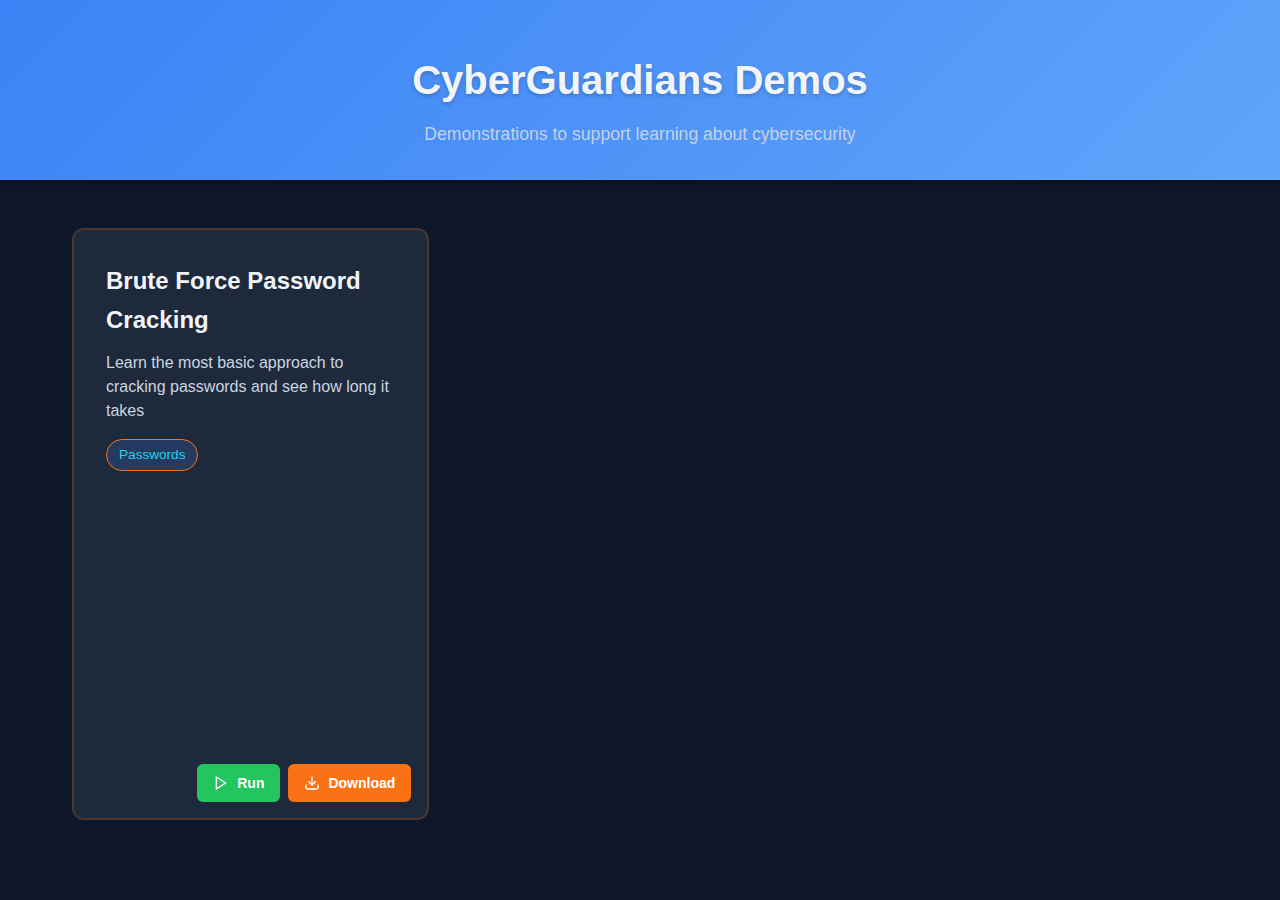
<file: index.html>
<!DOCTYPE html>
<html lang="en">
<head>
    <meta charset="UTF-8">
    <meta name="viewport" content="width=device-width, initial-scale=1.0">
    <title>Demo Collection</title>
    <link rel="stylesheet" href="css/main.css">
    <script src="js/main.js" defer></script>
</head>
<body>
    <header>
        <h1>CyberGuardians Demos</h1>
        <p class="subtitle">Demonstrations to support learning about cybersecurity</p>
    </header>

    <main class="demo-grid">
        <!-- Demo cards will be added here -->
        <!-- Example structure:
        <div class="demo-card">
            <a href="demos/demo-name/index.html" class="demo-card-link">
                <div class="demo-card-content">
                    <h2>Demo Title</h2>
                    <p>Brief description of what this demo demonstrates.</p>
                    <div class="demo-tags">
                        <span class="tag">HTML</span>
                        <span class="tag">CSS</span>
                        <span class="tag">JavaScript</span>
                    </div>
                </div>
            </a>
            <div class="demo-actions">
                <a href="demos/demo-name/index.html" class="run-btn" title="Run this demo">
                    <svg xmlns="http://www.w3.org/2000/svg" width="16" height="16" viewBox="0 0 24 24" fill="none" stroke="currentColor" stroke-width="2" stroke-linecap="round" stroke-linejoin="round">
                        <polygon points="5 3 19 12 5 21 5 3"></polygon>
                    </svg>
                    Run
                </a>
                <button class="download-btn" onclick="downloadDemo('demo-name')" title="Download this demo">
                    <svg xmlns="http://www.w3.org/2000/svg" width="16" height="16" viewBox="0 0 24 24" fill="none" stroke="currentColor" stroke-width="2" stroke-linecap="round" stroke-linejoin="round">
                        <path d="M21 15v4a2 2 0 0 1-2 2H5a2 2 0 0 1-2-2v-4"></path>
                        <polyline points="7 10 12 15 17 10"></polyline>
                        <line x1="12" y1="15" x2="12" y2="3"></line>
                    </svg>
                    Download
                </button>
            </div>
        </div>
        -->

        <div class="demo-card">
            <a href="demos/bruteforce/index.html" class="demo-card-link">
                <div class="demo-card-content">
                    <h2>Brute Force Password Cracking</h2>
                    <p>Learn the most basic approach to cracking passwords and see how long it takes</p>
                    <div class="demo-tags">
                        <span class="tag">Passwords</span>
                    </div>
                </div>
            </a>
            <div class="demo-actions">
                <a href="demos/bruteforce/index.html" class="run-btn" title="Run this demo">
                    <svg xmlns="http://www.w3.org/2000/svg" width="16" height="16" viewBox="0 0 24 24" fill="none" stroke="currentColor" stroke-width="2" stroke-linecap="round" stroke-linejoin="round">
                        <polygon points="5 3 19 12 5 21 5 3"></polygon>
                    </svg>
                    Run
                </a>
                <button class="download-btn" onclick="downloadDemo('bruteforce')" title="Download this demo">
                    <svg xmlns="http://www.w3.org/2000/svg" width="16" height="16" viewBox="0 0 24 24" fill="none" stroke="currentColor" stroke-width="2" stroke-linecap="round" stroke-linejoin="round">
                        <path d="M21 15v4a2 2 0 0 1-2 2H5a2 2 0 0 1-2-2v-4"></path>
                        <polyline points="7 10 12 15 17 10"></polyline>
                        <line x1="12" y1="15" x2="12" y2="3"></line>
                    </svg>
                    Download
                </button>
            </div>
        </div>
    </main>
</body>
</html>
</file>
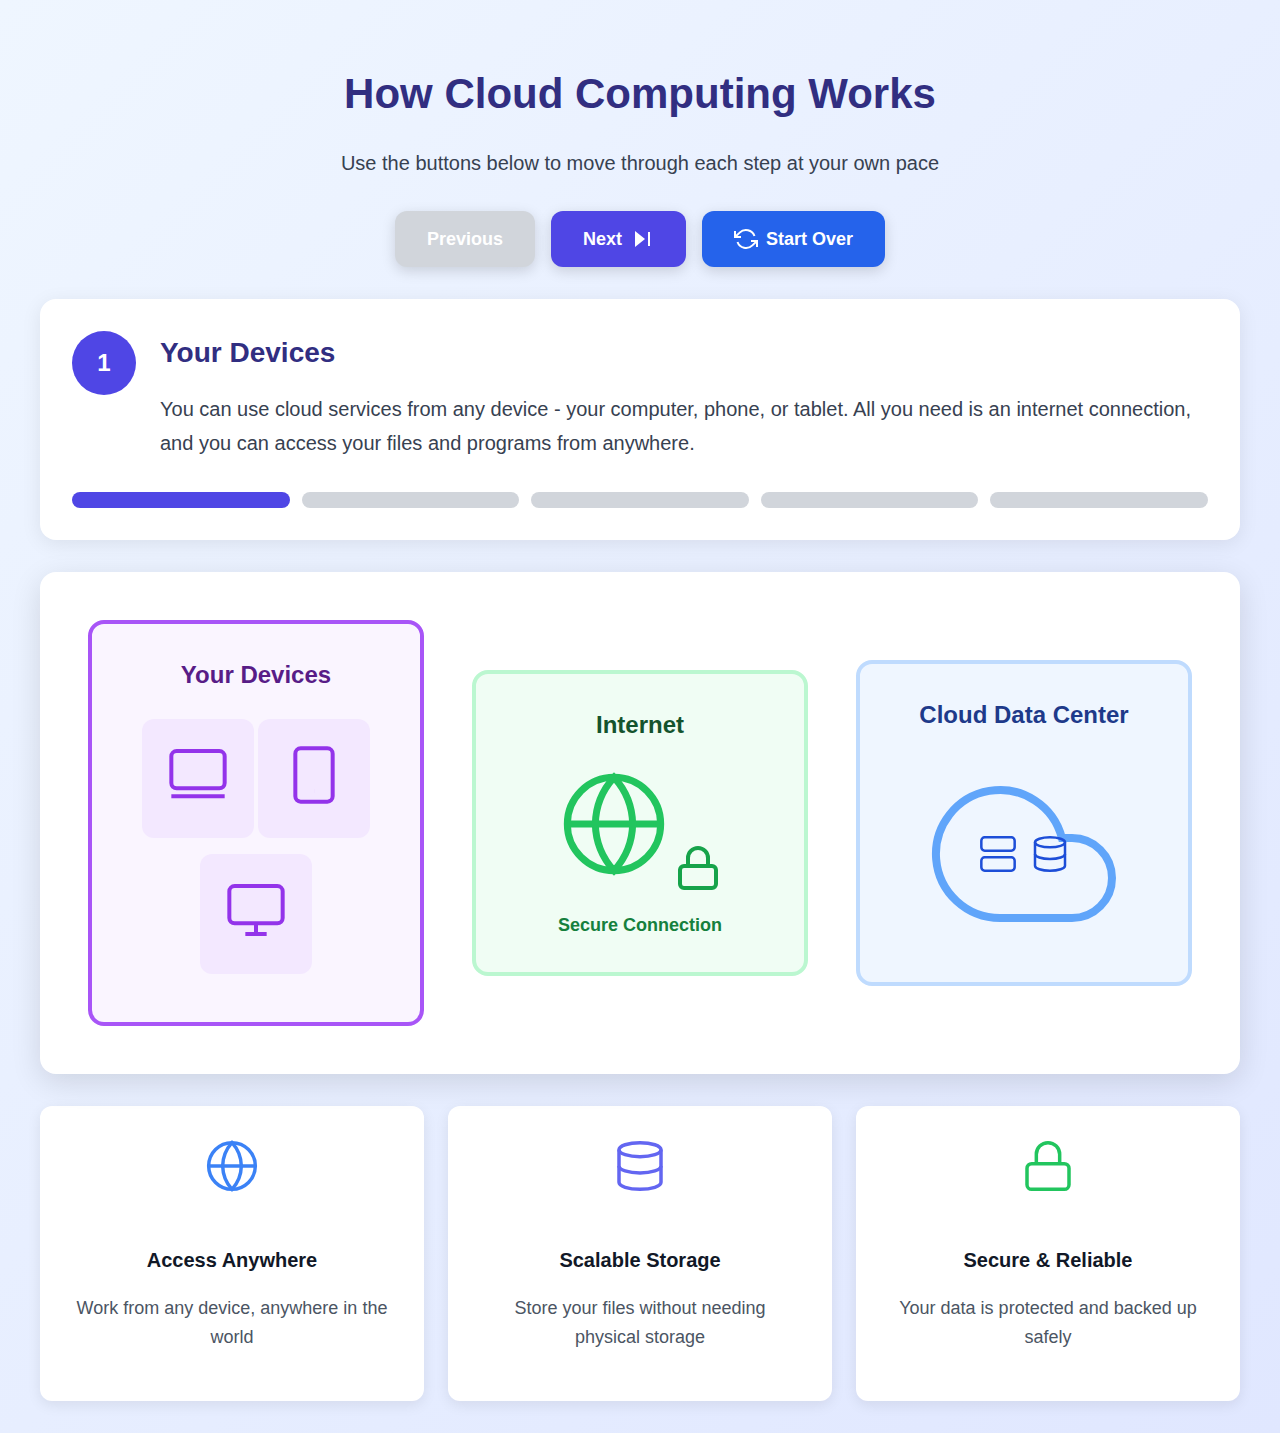
<file: demos/cloud/index.html>
<!DOCTYPE html>
<html lang="en">
<head>
  <meta charset="UTF-8">
  <meta name="viewport" content="width=device-width, initial-scale=1.0, user-scalable=no">
  <title>How Cloud Computing Works</title>
  <style>
    * { box-sizing: border-box; -webkit-tap-highlight-color: transparent; }
    body {
      font-family: -apple-system, BlinkMacSystemFont, 'Segoe UI', Roboto, sans-serif;
      margin: 0; padding: 32px;
      background: linear-gradient(135deg, #eff6ff 0%, #e0e7ff 100%);
      min-height: 100vh; color: #333; line-height: 1.6;
    }
    .container { max-width: 1200px; margin: 0 auto; }
    
    h1 { font-size: 42px; font-weight: 700; text-align: center; margin-bottom: 16px; color: #312e81; }
    .subtitle { text-align: center; font-size: 20px; color: #374151; margin-bottom: 32px; }

    .controls { display: flex; justify-content: center; gap: 16px; margin-bottom: 32px; flex-wrap: wrap; }
    .btn {
      padding: 16px 32px; font-size: 18px; font-weight: 700; border: none;
      border-radius: 12px; cursor: pointer; transition: all 0.3s ease;
      display: flex; align-items: center; gap: 8px; box-shadow: 0 4px 14px rgba(0,0,0,0.15);
    }
    .btn:disabled { background: #d1d5db; cursor: not-allowed; }
    .btn-prev { background: #4b5563; color: white; }
    .btn-prev:hover:not(:disabled) { background: #374151; }
    .btn-next { background: #4f46e5; color: white; }
    .btn-next:hover:not(:disabled) { background: #4338ca; }
    .btn-reset { background: #2563eb; color: white; }
    .btn-reset:hover { background: #1d4ed8; }
    .btn svg { width: 24px; height: 24px; }

    .step-info {
      background: white; border-radius: 16px; padding: 32px;
      box-shadow: 0 4px 20px rgba(0,0,0,0.08); margin-bottom: 32px;
    }
    .step-header { display: flex; align-items: flex-start; gap: 24px; }
    .step-number {
      background: #4f46e5; color: white; border-radius: 50%;
      width: 64px; height: 64px; display: flex; align-items: center; justify-content: center;
      font-size: 24px; font-weight: 700; flex-shrink: 0;
    }
    .step-title { font-size: 28px; font-weight: 700; color: #312e81; margin-bottom: 16px; }
    .step-desc { font-size: 20px; color: #374151; line-height: 1.7; }

    .progress { display: flex; gap: 12px; margin-top: 32px; }
    .progress-dot { flex: 1; height: 16px; border-radius: 8px; background: #d1d5db; transition: background 0.5s ease; }
    .progress-dot.active { background: #4f46e5; }

    .animation-stage {
      background: white; border-radius: 16px; padding: 48px;
      box-shadow: 0 8px 30px rgba(0,0,0,0.12); margin-bottom: 32px;
      min-height: 450px; position: relative; overflow: hidden;
    }

    .grid { display: grid; grid-template-columns: 1fr 1fr 1fr; gap: 48px; align-items: center; height: 100%; }

    .panel {
      border-radius: 16px; padding: 32px; text-align: center;
      border: 4px solid; transition: all 0.7s ease;
    }
    .panel-title { font-size: 24px; font-weight: 700; margin-bottom: 24px; }
    
    .panel-devices { background: #faf5ff; border-color: #e9d5ff; }
    .panel-devices.active { border-color: #a855f7; }
    .panel-devices .panel-title { color: #581c87; }
    
    .panel-internet { background: #f0fdf4; border-color: #bbf7d0; }
    .panel-internet.active { border-color: #22c55e; }
    .panel-internet .panel-title { color: #14532d; }
    
    .panel-cloud { background: #eff6ff; border-color: #bfdbfe; }
    .panel-cloud.active { border-color: #3b82f6; }
    .panel-cloud .panel-title { color: #1e3a8a; }

    .panel.active { animation: gentle-pulse 3s ease-in-out infinite; }
    @keyframes gentle-pulse {
      0%, 100% { transform: scale(1); }
      50% { transform: scale(1.02); }
    }

    .device-icon {
      background: #f3e8ff; padding: 24px; border-radius: 12px; margin-bottom: 16px;
      display: inline-block; transition: transform 0.3s ease;
    }
    .device-icon:hover { transform: scale(1.1); }
    .device-icon svg { width: 64px; height: 64px; stroke: #9333ea; fill: none; stroke-width: 1.5; }

    .internet-globe { width: 112px; height: 112px; stroke: #22c55e; fill: none; stroke-width: 1.5; margin-bottom: 24px; }
    .internet-lock { width: 48px; height: 48px; stroke: #16a34a; fill: none; stroke-width: 2; margin-bottom: 12px; }
    .secure-text { font-size: 18px; font-weight: 600; color: #15803d; }

    .cloud-container { position: relative; min-height: 180px; display: flex; align-items: center; justify-content: center; }
    .cloud-icon { width: 192px; height: 192px; stroke: #60a5fa; fill: none; stroke-width: 1; }
    .cloud-inner { position: absolute; display: flex; gap: 12px; }
    .cloud-inner svg { width: 40px; height: 40px; stroke: #1d4ed8; fill: none; stroke-width: 1.5; }
    .cloud-inner.bouncing svg { animation: bounce 1s infinite; }
    @keyframes bounce {
      0%, 100% { transform: translateY(0); }
      50% { transform: translateY(-10px); }
    }

    /* Encrypted tunnel - overlay on internet panel */
    .encrypted-tunnel {
      position: absolute; top: 50%; left: 50%; 
      width: 280px; height: 180px;
      transform: translate(-50%, -50%);
      background: rgba(240, 253, 244, 0.95);
      border: 4px solid #22c55e;
      border-radius: 16px;
      display: flex; flex-direction: column; align-items: center; justify-content: center;
      opacity: 0; transition: opacity 0.5s ease; z-index: 15;
      box-shadow: 0 8px 32px rgba(34, 197, 94, 0.3);
    }
    .encrypted-tunnel.visible { opacity: 1; }
    .tunnel-label {
      background: #22c55e; color: white; padding: 8px 16px;
      border-radius: 12px; font-size: 14px; font-weight: 700;
      margin-bottom: 12px;
    }
    .tunnel-lines {
      width: 100%; display: flex; flex-direction: column; gap: 8px;
      padding: 0 20px;
    }
    .tunnel-line {
      height: 3px; background: repeating-linear-gradient(90deg, #22c55e 0px, #22c55e 8px, transparent 8px, transparent 16px);
      animation: tunnelFlow 1s linear infinite;
    }
    .tunnel-line:nth-child(2) { animation-delay: 0.3s; }
    .tunnel-line:nth-child(3) { animation-delay: 0.6s; }
    @keyframes tunnelFlow {
      from { background-position: 0 0; }
      to { background-position: 16px 0; }
    }
    .tunnel-lock {
      margin-top: 12px;
    }
    .tunnel-lock svg {
      width: 32px; height: 32px; stroke: #16a34a; fill: none; stroke-width: 2;
    }
    
    /* Blur internet panel when tunnel is visible */
    .panel-internet.blurred {
      filter: blur(3px);
      opacity: 0.5;
    }

    /* File transfer animations */
    .file-transfer {
      position: absolute; top: 50%; left: 0; right: 0; height: 4px;
      transform: translateY(-50%); pointer-events: none; z-index: 10;
    }
    .file-packet {
      position: absolute; padding: 12px 16px; border-radius: 8px;
      display: flex; align-items: center; gap: 8px; box-shadow: 0 4px 12px rgba(0,0,0,0.2);
      font-size: 14px; font-weight: 600; color: white; font-family: monospace;
    }
    .file-packet svg { width: 24px; height: 24px; stroke: white; fill: none; stroke-width: 2; }
    
    /* To cloud animation - 3 phases */
    .file-packet.to-cloud-start {
      background: #3b82f6;
      animation: toCloudStart 1.5s ease-in forwards;
    }
    .file-packet.to-cloud-encrypted {
      background: #22c55e;
      animation: toCloudMiddle 1.5s ease-in-out forwards;
      animation-delay: 1.5s;
      opacity: 0;
    }
    .file-packet.to-cloud-end {
      background: #3b82f6;
      animation: toCloudEnd 1.5s ease-out forwards;
      animation-delay: 3s;
      opacity: 0;
    }

    @keyframes toCloudStart {
      0% { left: 8%; opacity: 1; }
      100% { left: 33%; opacity: 0; }
    }
    @keyframes toCloudMiddle {
      0% { left: 33%; opacity: 1; }
      100% { left: 60%; opacity: 0; }
    }
    @keyframes toCloudEnd {
      0% { left: 60%; opacity: 1; }
      100% { left: 85%; opacity: 0; }
    }

    /* From cloud animation - 3 phases */
    .file-packet.from-cloud-start {
      background: #3b82f6;
      animation: fromCloudStart 1.5s ease-in forwards;
    }
    .file-packet.from-cloud-encrypted {
      background: #22c55e;
      animation: fromCloudMiddle 1.5s ease-in-out forwards;
      animation-delay: 1.5s;
      opacity: 0;
    }
    .file-packet.from-cloud-end {
      background: #3b82f6;
      animation: fromCloudEnd 1.5s ease-out forwards;
      animation-delay: 3s;
      opacity: 0;
    }

    @keyframes fromCloudStart {
      0% { left: 85%; opacity: 1; }
      100% { left: 60%; opacity: 0; }
    }
    @keyframes fromCloudMiddle {
      0% { left: 60%; opacity: 1; }
      100% { left: 33%; opacity: 0; }
    }
    @keyframes fromCloudEnd {
      0% { left: 33%; opacity: 1; }
      100% { left: 8%; opacity: 0; }
    }

    /* Looping version for continuous display */
    .file-loop-container {
      position: absolute; top: 50%; left: 0; right: 0;
      transform: translateY(-50%); pointer-events: none; z-index: 20;
    }
    .file-packet.loop-to-cloud {
      background: #3b82f6;
      animation: loopToCloud 7s ease-in-out infinite;
    }
    .file-packet.loop-from-cloud {
      background: #3b82f6;
      animation: loopFromCloud 7s ease-in-out infinite;
    }

    @keyframes loopToCloud {
      0% { left: 8%; opacity: 0; background: #3b82f6; }
      5% { left: 8%; opacity: 1; }
      30% { left: 33%; background: #3b82f6; }
      35% { left: 38%; background: #22c55e; }
      65% { left: 55%; background: #22c55e; }
      70% { left: 60%; background: #3b82f6; }
      95% { left: 85%; opacity: 1; }
      100% { left: 85%; opacity: 0; background: #3b82f6; }
    }
    @keyframes loopFromCloud {
      0% { left: 85%; opacity: 0; background: #3b82f6; }
      5% { left: 85%; opacity: 1; }
      30% { left: 60%; background: #3b82f6; }
      35% { left: 55%; background: #22c55e; }
      65% { left: 38%; background: #22c55e; }
      70% { left: 33%; background: #3b82f6; }
      95% { left: 8%; opacity: 1; }
      100% { left: 8%; opacity: 0; background: #3b82f6; }
    }

    .benefits { display: grid; grid-template-columns: 1fr 1fr 1fr; gap: 24px; }
    .benefit {
      background: white; padding: 32px; border-radius: 12px;
      box-shadow: 0 4px 14px rgba(0,0,0,0.08); text-align: center;
      transition: box-shadow 0.3s ease;
    }
    .benefit:hover { box-shadow: 0 8px 24px rgba(0,0,0,0.12); }
    .benefit svg { width: 56px; height: 56px; margin-bottom: 16px; fill: none; stroke-width: 1.5; }
    .benefit h4 { font-size: 20px; font-weight: 700; color: #111827; margin-bottom: 12px; }
    .benefit p { font-size: 18px; color: #4b5563; }

    @media (max-width: 900px) {
      body { padding: 16px; }
      h1 { font-size: 28px; }
      .grid { grid-template-columns: 1fr; gap: 24px; }
      .benefits { grid-template-columns: 1fr; }
      .btn { padding: 12px 20px; font-size: 16px; }
      .animation-stage { padding: 24px; min-height: auto; }
      .encrypted-tunnel { display: none; }
    }
  </style>
</head>
<body>
  <div class="container">
    <h1>How Cloud Computing Works</h1>
    <p class="subtitle">Use the buttons below to move through each step at your own pace</p>

    <div class="controls">
      <button class="btn btn-prev" id="prevBtn" disabled>Previous</button>
      <button class="btn btn-next" id="nextBtn">
        Next
        <svg viewBox="0 0 24 24"><path d="M5 4l10 8-10 8V4z" fill="currentColor"/><line x1="19" y1="5" x2="19" y2="19" stroke="currentColor" stroke-width="2"/></svg>
      </button>
      <button class="btn btn-reset" id="resetBtn">
        <svg viewBox="0 0 24 24"><path d="M1 4v6h6M23 20v-6h-6" stroke="currentColor" stroke-width="2" fill="none"/><path d="M20.49 9A9 9 0 0 0 5.64 5.64L1 10m22 4l-4.64 4.36A9 9 0 0 1 3.51 15" stroke="currentColor" stroke-width="2" fill="none"/></svg>
        Start Over
      </button>
    </div>

    <div class="step-info">
      <div class="step-header">
        <div class="step-number" id="stepNumber">1</div>
        <div>
          <div class="step-title" id="stepTitle">Your Devices</div>
          <div class="step-desc" id="stepDesc">You can use cloud services from any device - your computer, phone, or tablet. All you need is an internet connection, and you can access your files and programs from anywhere.</div>
        </div>
      </div>
      <div class="progress" id="progress"></div>
    </div>

    <div class="animation-stage">
      <!-- Encrypted tunnel - overlay on internet panel -->
      <div class="encrypted-tunnel" id="encryptedTunnel">
        <span class="tunnel-label">🔒 ENCRYPTED TUNNEL</span>
        <div class="tunnel-lines">
          <div class="tunnel-line"></div>
          <div class="tunnel-line"></div>
          <div class="tunnel-line"></div>
        </div>
        <div class="tunnel-lock">
          <svg viewBox="0 0 24 24"><rect x="3" y="11" width="18" height="11" rx="2"/><path d="M7 11V7a5 5 0 0 1 10 0v4"/></svg>
        </div>
      </div>

      <!-- File transfer animation container -->
      <div class="file-loop-container" id="fileTransfer"></div>

      <div class="grid">
        <!-- Devices Panel -->
        <div class="panel panel-devices active" id="panelDevices">
          <div class="panel-title">Your Devices</div>
          <div class="device-icon">
            <svg viewBox="0 0 24 24"><rect x="2" y="3" width="20" height="14" rx="2"/><line x1="2" y1="20" x2="22" y2="20"/></svg>
          </div>
          <div class="device-icon">
            <svg viewBox="0 0 24 24"><rect x="5" y="2" width="14" height="20" rx="2"/><line x1="12" y1="18" x2="12.01" y2="18"/></svg>
          </div>
          <div class="device-icon">
            <svg viewBox="0 0 24 24"><rect x="2" y="3" width="20" height="14" rx="2"/><line x1="8" y1="21" x2="16" y2="21"/><line x1="12" y1="17" x2="12" y2="21"/></svg>
          </div>
        </div>

        <!-- Internet Panel -->
        <div class="panel panel-internet" id="panelInternet">
          <div class="panel-title">Internet</div>
          <svg class="internet-globe" viewBox="0 0 24 24"><circle cx="12" cy="12" r="10"/><line x1="2" y1="12" x2="22" y2="12"/><path d="M12 2a15.3 15.3 0 0 1 4 10 15.3 15.3 0 0 1-4 10 15.3 15.3 0 0 1-4-10 15.3 15.3 0 0 1 4-10z"/></svg>
          <svg class="internet-lock" viewBox="0 0 24 24"><rect x="3" y="11" width="18" height="11" rx="2"/><path d="M7 11V7a5 5 0 0 1 10 0v4"/></svg>
          <div class="secure-text">Secure Connection</div>
        </div>

        <!-- Cloud Panel -->
        <div class="panel panel-cloud" id="panelCloud">
          <div class="panel-title">Cloud Data Center</div>
          <div class="cloud-container">
            <svg class="cloud-icon" viewBox="0 0 24 24"><path d="M18 10h-1.26A8 8 0 1 0 9 20h9a5 5 0 0 0 0-10z"/></svg>
            <div class="cloud-inner" id="cloudInner">
              <svg viewBox="0 0 24 24"><rect x="2" y="2" width="20" height="8" rx="2"/><rect x="2" y="14" width="20" height="8" rx="2"/><line x1="6" y1="6" x2="6.01" y2="6"/><line x1="6" y1="18" x2="6.01" y2="18"/></svg>
              <svg viewBox="0 0 24 24"><ellipse cx="12" cy="5" rx="9" ry="3"/><path d="M21 12c0 1.66-4 3-9 3s-9-1.34-9-3"/><path d="M3 5v14c0 1.66 4 3 9 3s9-1.34 9-3V5"/></svg>
            </div>
          </div>
        </div>
      </div>
    </div>

    <div class="benefits">
      <div class="benefit">
        <svg viewBox="0 0 24 24" stroke="#3b82f6"><circle cx="12" cy="12" r="10"/><line x1="2" y1="12" x2="22" y2="12"/><path d="M12 2a15.3 15.3 0 0 1 4 10 15.3 15.3 0 0 1-4 10 15.3 15.3 0 0 1-4-10 15.3 15.3 0 0 1 4-10z"/></svg>
        <h4>Access Anywhere</h4>
        <p>Work from any device, anywhere in the world</p>
      </div>
      <div class="benefit">
        <svg viewBox="0 0 24 24" stroke="#6366f1"><ellipse cx="12" cy="5" rx="9" ry="3"/><path d="M21 12c0 1.66-4 3-9 3s-9-1.34-9-3"/><path d="M3 5v14c0 1.66 4 3 9 3s9-1.34 9-3V5"/></svg>
        <h4>Scalable Storage</h4>
        <p>Store your files without needing physical storage</p>
      </div>
      <div class="benefit">
        <svg viewBox="0 0 24 24" stroke="#22c55e"><rect x="3" y="11" width="18" height="11" rx="2"/><path d="M7 11V7a5 5 0 0 1 10 0v4"/></svg>
        <h4>Secure & Reliable</h4>
        <p>Your data is protected and backed up safely</p>
      </div>
    </div>
  </div>

  <script>
    const steps = [
      { title: "Your Devices", description: "You can use cloud services from any device - your computer, phone, or tablet. All you need is an internet connection, and you can access your files and programs from anywhere." },
      { title: "Internet Connection", description: "When you use the cloud, your data travels safely through the internet. It's protected with encryption (like the lock symbol) so only you can access it. Your files are scrambled into unreadable code while traveling." },
      { title: "Cloud Data Centers", description: "Your information is stored in large buildings called data centers. These have many powerful computers (servers) working together to keep your data safe." },
      { title: "Data Storage", description: "When you save a file to the cloud, it gets encrypted (scrambled) as it travels through the internet. Watch how 'Photo.jpg' becomes scrambled text, then returns to normal when it arrives safely at the cloud servers." },
      { title: "Data Retrieval", description: "When you need your files, the cloud sends them back through the encrypted tunnel. The file is scrambled during travel for security, then decrypted (unscrambled) when it reaches your device." }
    ];

    let activeStep = 0;
    let animationInterval = null;

    const prevBtn = document.getElementById('prevBtn');
    const nextBtn = document.getElementById('nextBtn');
    const resetBtn = document.getElementById('resetBtn');
    const stepNumber = document.getElementById('stepNumber');
    const stepTitle = document.getElementById('stepTitle');
    const stepDesc = document.getElementById('stepDesc');
    const progress = document.getElementById('progress');
    const panelDevices = document.getElementById('panelDevices');
    const panelInternet = document.getElementById('panelInternet');
    const panelCloud = document.getElementById('panelCloud');
    const cloudInner = document.getElementById('cloudInner');
    const fileTransfer = document.getElementById('fileTransfer');
    const encryptedTunnel = document.getElementById('encryptedTunnel');

    const fileIcon = `<svg viewBox="0 0 24 24"><path d="M14 2H6a2 2 0 0 0-2 2v16a2 2 0 0 0 2 2h12a2 2 0 0 0 2-2V8z"/><polyline points="14 2 14 8 20 8"/><line x1="16" y1="13" x2="8" y2="13"/><line x1="16" y1="17" x2="8" y2="17"/></svg>`;
    const lockIcon = `<svg viewBox="0 0 24 24"><rect x="3" y="11" width="18" height="11" rx="2"/><path d="M7 11V7a5 5 0 0 1 10 0v4"/></svg>`;

    // Create progress dots
    steps.forEach((_, i) => {
      const dot = document.createElement('div');
      dot.className = 'progress-dot' + (i === 0 ? ' active' : '');
      progress.appendChild(dot);
    });

    function createFileAnimation(direction) {
      // Clear previous
      fileTransfer.innerHTML = '';
      if (animationInterval) {
        clearInterval(animationInterval);
        animationInterval = null;
      }

      const packet = document.createElement('div');
      packet.className = `file-packet loop-${direction}`;
      packet.innerHTML = `${fileIcon}<span class="file-label">📄 Photo.jpg</span>`;
      fileTransfer.appendChild(packet);

      const label = packet.querySelector('.file-label');
      
      // Slower animation - 7s cycle, update every 100ms = 70 phases
      let phase = 0;
      animationInterval = setInterval(() => {
        phase = (phase + 1) % 70;
        const progress = phase / 70;
        
        // Same logic for both directions - encrypt in middle
        if (progress < 0.30 || progress > 0.70) {
          label.textContent = '📄 Photo.jpg';
        } else {
          label.textContent = '🔐 x7$mK9#pL2';
        }
      }, 100);
    }

    function updateUI() {
      // Update step info
      stepNumber.textContent = activeStep + 1;
      stepTitle.textContent = steps[activeStep].title;
      stepDesc.textContent = steps[activeStep].description;

      // Update buttons
      prevBtn.disabled = activeStep === 0;
      nextBtn.disabled = activeStep === steps.length - 1;

      // Update progress
      document.querySelectorAll('.progress-dot').forEach((dot, i) => {
        dot.classList.toggle('active', i <= activeStep);
      });

      // Update panels
      panelDevices.classList.remove('active');
      panelInternet.classList.remove('active');
      panelCloud.classList.remove('active');
      cloudInner.classList.remove('bouncing');

      if (activeStep === 0 || activeStep === 4) panelDevices.classList.add('active');
      if (activeStep === 1) panelInternet.classList.add('active');
      if (activeStep === 2) {
        panelCloud.classList.add('active');
        cloudInner.classList.add('bouncing');
      }

      // Update encrypted tunnel visibility and blur internet panel
      const showTunnel = activeStep === 3 || activeStep === 4;
      encryptedTunnel.classList.toggle('visible', showTunnel);
      panelInternet.classList.toggle('blurred', showTunnel);

      // Update file transfer animation
      fileTransfer.innerHTML = '';
      if (animationInterval) {
        clearInterval(animationInterval);
        animationInterval = null;
      }

      if (activeStep === 3) {
        createFileAnimation('to-cloud');
      } else if (activeStep === 4) {
        createFileAnimation('from-cloud');
      }
    }

    prevBtn.addEventListener('click', () => {
      if (activeStep > 0) {
        activeStep--;
        updateUI();
      }
    });

    nextBtn.addEventListener('click', () => {
      if (activeStep < steps.length - 1) {
        activeStep++;
        updateUI();
      }
    });

    resetBtn.addEventListener('click', () => {
      activeStep = 0;
      updateUI();
    });

    // Initialize
    updateUI();
  </script>
</body>
</html>
</file>
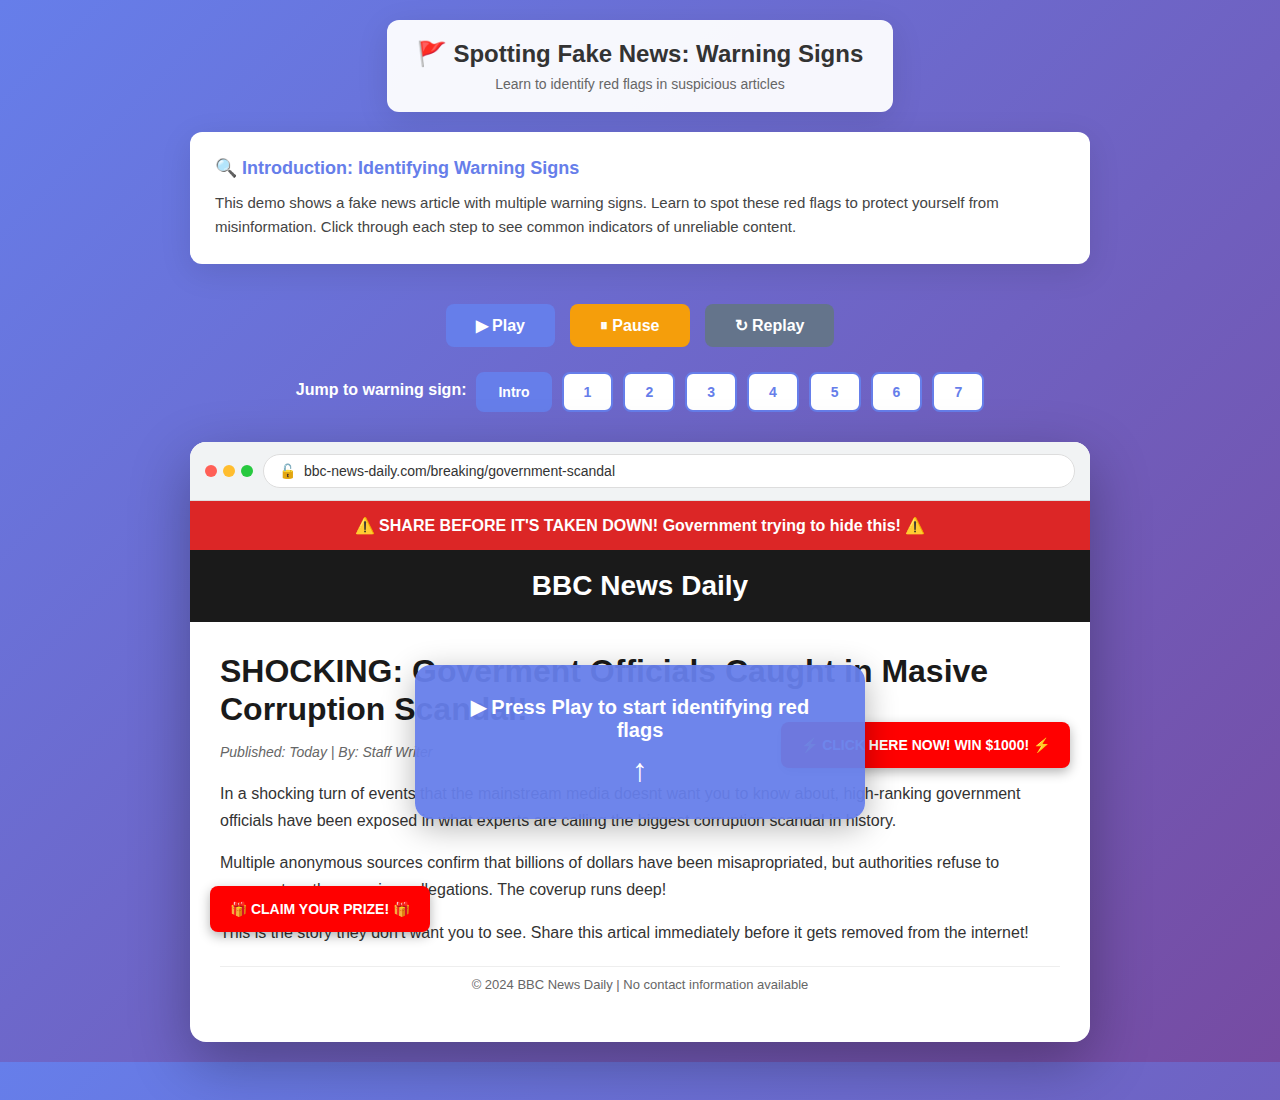
<file: demos/fakenews/index.html>
<!DOCTYPE html>
<html lang="en">
<head>
    <meta charset="UTF-8">
    <meta name="viewport" content="width=device-width, initial-scale=1.0">
    <title>Fake News Warning Signs Demo</title>
    <style>
        * {
            margin: 0;
            padding: 0;
            box-sizing: border-box;
        }

        body {
            font-family: -apple-system, BlinkMacSystemFont, 'Segoe UI', Roboto, sans-serif;
            background: linear-gradient(135deg, #667eea 0%, #764ba2 100%);
            min-height: 100vh;
            display: flex;
            flex-direction: column;
            align-items: center;
            padding: 20px;
        }

        .header {
            background: rgba(255, 255, 255, 0.95);
            padding: 20px 30px;
            border-radius: 12px;
            margin-bottom: 20px;
            text-align: center;
            box-shadow: 0 8px 32px rgba(0, 0, 0, 0.1);
        }

        .header h1 {
            color: #333;
            font-size: 24px;
            margin-bottom: 8px;
        }

        .header p {
            color: #666;
            font-size: 14px;
        }

        .explanation-box {
            background: white;
            border-radius: 12px;
            padding: 25px;
            margin-bottom: 20px;
            box-shadow: 0 8px 32px rgba(0, 0, 0, 0.1);
            max-width: 900px;
            width: 100%;
        }

        .explanation-box h3 {
            color: #667eea;
            font-size: 18px;
            margin-bottom: 12px;
            display: flex;
            align-items: center;
            gap: 10px;
        }

        .explanation-box p {
            color: #444;
            line-height: 1.6;
            font-size: 15px;
        }

        .controls {
            margin-top: 20px;
            margin-bottom: 10px;
            display: flex;
            gap: 15px;
            justify-content: center;
        }

        button {
            padding: 12px 30px;
            border: none;
            border-radius: 8px;
            font-size: 16px;
            font-weight: 600;
            cursor: pointer;
            transition: all 0.3s;
        }

        .play-btn {
            background: #667eea;
            color: white;
        }

        .play-btn:hover {
            background: #5568d3;
            transform: translateY(-2px);
        }

        .pause-btn {
            background: #f59e0b;
            color: white;
        }

        .pause-btn:hover {
            background: #d97706;
        }

        .replay-btn {
            background: #64748b;
            color: white;
        }

        .replay-btn:hover {
            background: #475569;
        }

        .step-controls {
            margin-top: 15px;
            margin-bottom: 30px;
            display: flex;
            gap: 10px;
            justify-content: center;
            align-items: center;
            flex-wrap: wrap;
        }

        .step-label {
            font-size: 16px;
            color: white;
            margin-bottom: 5px;
            font-weight: 600;
        }

        .step-btn {
            padding: 10px 20px;
            border: 2px solid #667eea;
            background: white;
            color: #667eea;
            border-radius: 8px;
            font-size: 14px;
            font-weight: 600;
            cursor: pointer;
            transition: all 0.3s;
        }

        .step-btn:hover {
            background: #667eea;
            color: white;
        }

        .step-btn.active {
            background: #667eea;
            color: white;
        }

        .container {
            background: white;
            border-radius: 16px;
            box-shadow: 0 20px 60px rgba(0, 0, 0, 0.3);
            width: 100%;
            max-width: 900px;
            min-height: 600px;
            position: relative;
            overflow: visible;
        }

        .scene {
            padding: 0;
            height: 100%;
        }

        /* Fake Website Container */
        .fake-website {
            height: 100%;
            display: flex;
            flex-direction: column;
            border-radius: 16px;
            overflow: hidden;
        }

        /* Browser Chrome */
        .browser-chrome {
            background: #f1f3f4;
            padding: 12px 15px;
            border-bottom: 1px solid #ddd;
            display: flex;
            align-items: center;
            gap: 10px;
        }

        .browser-dots {
            display: flex;
            gap: 6px;
        }

        .browser-dot {
            width: 12px;
            height: 12px;
            border-radius: 50%;
        }

        .dot-red { background: #ff5f56; }
        .dot-yellow { background: #ffbd2e; }
        .dot-green { background: #27c93f; }

        .url-bar {
            flex: 1;
            background: white;
            border: 1px solid #ddd;
            border-radius: 20px;
            padding: 8px 15px;
            font-size: 14px;
            color: #333;
            display: flex;
            align-items: center;
            gap: 8px;
        }

        .url-bar.highlight {
            outline: 3px solid #dc2626;
            outline-offset: 2px;
            transition: outline 0.3s;
        }

        .lock-icon {
            color: #888;
        }

        /* Fake News Site Header */
        .site-header {
            background: #1a1a1a;
            padding: 20px;
            text-align: center;
            color: white;
            font-size: 28px;
            font-weight: 700;
        }

        .site-header.highlight {
            outline: 3px solid #dc2626;
            outline-offset: -3px;
            transition: outline 0.3s;
        }

        /* Content Area */
        .content-area {
            flex: 1;
            overflow-y: auto;
            padding: 30px;
            background: white;
            position: relative;
        }

        /* Article */
        .article-headline {
            font-size: 32px;
            font-weight: 700;
            color: #1a1a1a;
            margin-bottom: 15px;
            line-height: 1.2;
        }

        .article-headline.highlight {
            outline: 3px solid #dc2626;
            outline-offset: 2px;
            transition: outline 0.3s;
        }

        .article-meta {
            color: #666;
            font-size: 14px;
            margin-bottom: 20px;
            font-style: italic;
        }

        .article-meta.highlight {
            outline: 3px solid #dc2626;
            outline-offset: 2px;
            transition: outline 0.3s;
        }

        .article-text {
            line-height: 1.7;
            color: #333;
            font-size: 16px;
        }

        .article-text p {
            margin-bottom: 15px;
        }

        .article-text.highlight {
            outline: 3px solid #dc2626;
            outline-offset: 2px;
            transition: outline 0.3s;
        }

        /* Pop-up Ads */
        .popup-ad {
            position: absolute;
            background: #ff0000;
            color: white;
            padding: 15px 20px;
            border-radius: 8px;
            font-weight: 700;
            font-size: 14px;
            box-shadow: 0 4px 12px rgba(0, 0, 0, 0.3);
            z-index: 10;
            animation: shake 0.5s infinite;
        }

        .popup-ad.highlight {
            outline: 3px solid #dc2626;
            outline-offset: 2px;
            transition: outline 0.3s;
        }

        @keyframes shake {
            0%, 100% { transform: translateX(0); }
            25% { transform: translateX(-5px); }
            75% { transform: translateX(5px); }
        }

        .popup-ad-1 {
            top: 100px;
            right: 20px;
        }

        .popup-ad-2 {
            bottom: 100px;
            left: 20px;
        }

        /* Urgency Banner */
        .urgency-banner {
            background: #dc2626;
            color: white;
            padding: 15px 20px;
            text-align: center;
            font-weight: 700;
            font-size: 16px;
            animation: pulse 1.5s infinite;
        }

        .urgency-banner.highlight {
            outline: 3px solid #fbbf24;
            outline-offset: -3px;
            transition: outline 0.3s;
        }

        @keyframes pulse {
            0%, 100% { opacity: 1; }
            50% { opacity: 0.8; }
        }

        /* Cursor */
        .cursor {
            position: absolute;
            width: 28px;
            height: 28px;
            pointer-events: none;
            z-index: 1000;
            opacity: 0;
            transform: translate(-50%, -50%);
        }

        .cursor.active {
            opacity: 1;
            transition: left 1s ease-in-out, top 1s ease-in-out, opacity 0.3s;
        }

        .cursor svg {
            filter: drop-shadow(0 2px 8px rgba(0,0,0,0.4));
        }

        /* Red Flag Popup */
        .red-flag-popup {
            position: absolute;
            background: #dc2626;
            color: white;
            padding: 20px 25px;
            border-radius: 12px;
            box-shadow: 0 8px 24px rgba(0, 0, 0, 0.3);
            z-index: 1001;
            opacity: 0;
            transform: scale(0.8);
            transition: all 0.3s ease-out;
            max-width: 300px;
            font-weight: 600;
            font-size: 15px;
            line-height: 1.5;
        }

        .red-flag-popup.active {
            opacity: 1;
            transform: scale(1);
        }

        .red-flag-popup::before {
            content: '🚩';
            font-size: 24px;
            margin-right: 10px;
        }

        .start-message {
            position: absolute;
            top: 50%;
            left: 50%;
            transform: translate(-50%, -50%);
            background: rgba(102, 126, 234, 0.95);
            color: white;
            padding: 30px 50px;
            border-radius: 16px;
            font-size: 20px;
            font-weight: 600;
            text-align: center;
            z-index: 100;
            box-shadow: 0 8px 32px rgba(0, 0, 0, 0.3);
            pointer-events: none;
            opacity: 1;
            transition: opacity 0.5s;
        }

        .start-message.hidden {
            opacity: 0;
        }

        .start-message .arrow {
            font-size: 32px;
            margin-top: 10px;
            animation: bounce-arrow 1.5s infinite;
        }

        @keyframes bounce-arrow {
            0%, 100% { transform: translateY(0); }
            50% { transform: translateY(-10px); }
        }

        .no-about {
            color: #666;
            font-size: 13px;
            text-align: center;
            padding: 10px;
            border-top: 1px solid #eee;
            margin-top: 20px;
        }

        .no-about.highlight {
            outline: 3px solid #dc2626;
            outline-offset: -3px;
            transition: outline 0.3s;
        }
    </style>
</head>
<body>
    <div class="header">
        <h1>🚩 Spotting Fake News: Warning Signs</h1>
        <p>Learn to identify red flags in suspicious articles</p>
    </div>

    <div class="explanation-box">
        <h3 id="explanationTitle">🔍 Introduction: Identifying Warning Signs</h3>
        <p id="explanationText">This demo shows a fake news article with multiple warning signs. Learn to spot these red flags to protect yourself from misinformation. Click through each step to see common indicators of unreliable content.</p>
    </div>

    <div class="controls">
        <button class="play-btn" id="playBtn">▶ Play</button>
        <button class="pause-btn" id="pauseBtn">⏸ Pause</button>
        <button class="replay-btn" id="replayBtn">↻ Replay</button>
    </div>

    <div class="step-controls">
        <div class="step-label">Jump to warning sign:</div>
        <button class="step-btn active" id="step0Btn" onclick="goToStep(0)">Intro</button>
        <button class="step-btn" id="step1Btn" onclick="goToStep(1)">1</button>
        <button class="step-btn" id="step2Btn" onclick="goToStep(2)">2</button>
        <button class="step-btn" id="step3Btn" onclick="goToStep(3)">3</button>
        <button class="step-btn" id="step4Btn" onclick="goToStep(4)">4</button>
        <button class="step-btn" id="step5Btn" onclick="goToStep(5)">5</button>
        <button class="step-btn" id="step6Btn" onclick="goToStep(6)">6</button>
        <button class="step-btn" id="step7Btn" onclick="goToStep(7)">7</button>
    </div>

    <div class="container">
        <div class="start-message" id="startMessage">
            ▶ Press Play to start identifying red flags
            <div class="arrow">↑</div>
        </div>

        <div class="scene">
            <div class="fake-website">
                <!-- Browser Chrome -->
                <div class="browser-chrome">
                    <div class="browser-dots">
                        <div class="browser-dot dot-red"></div>
                        <div class="browser-dot dot-yellow"></div>
                        <div class="browser-dot dot-green"></div>
                    </div>
                    <div class="url-bar" id="urlBar">
                        <span class="lock-icon">🔓</span>
                        <span>bbc-news-daily.com/breaking/government-scandal</span>
                    </div>
                </div>

                <!-- Urgency Banner -->
                <div class="urgency-banner" id="urgencyBanner">
                    ⚠️ SHARE BEFORE IT'S TAKEN DOWN! Government trying to hide this! ⚠️
                </div>

                <!-- Site Header -->
                <div class="site-header" id="siteHeader">
                    BBC News Daily
                </div>

                <!-- Content Area -->
                <div class="content-area">
                    <div class="article-headline" id="headline">
                        SHOCKING: Goverment Officials Caught in Masive Corruption Scandal!
                    </div>

                    <div class="article-meta" id="articleMeta">
                        Published: Today | By: Staff Writer
                    </div>

                    <div class="article-text" id="articleText">
                        <p>In a shocking turn of events that the mainstream media doesnt want you to know about, high-ranking government officials have been exposed in what experts are calling the biggest corruption scandal in history.</p>
                        
                        <p>Multiple anonymous sources confirm that billions of dollars have been misapropriated, but authorities refuse to comment on these seriosu allegations. The coverup runs deep!</p>
                        
                        <p>This is the story they don't want you to see. Share this artical immediately before it gets removed from the internet!</p>
                    </div>

                    <div class="no-about" id="noAbout">
                        © 2024 BBC News Daily | No contact information available
                    </div>

                    <!-- Pop-up Ads -->
                    <div class="popup-ad popup-ad-1" id="popupAd1">
                        ⚡ CLICK HERE NOW! WIN $1000! ⚡
                    </div>
                    <div class="popup-ad popup-ad-2" id="popupAd2">
                        🎁 CLAIM YOUR PRIZE! 🎁
                    </div>
                </div>
            </div>

            <!-- Cursor -->
            <div class="cursor" id="animatedCursor">
                <svg width="28" height="28" viewBox="0 0 24 24" fill="none" xmlns="http://www.w3.org/2000/svg">
                    <path d="M3 3L10.07 19.97L12.58 12.58L19.97 10.07L3 3Z" fill="white" stroke="black" stroke-width="1.5"/>
                </svg>
            </div>

            <!-- Red Flag Popup -->
            <div class="red-flag-popup" id="redFlagPopup"></div>
        </div>
    </div>

    <script>
        let currentStep = 0;
        let isPaused = false;
        let isRunning = false;
        let animationTimeout;

        const explanations = {
            0: {
                title: "🔍 Introduction: Identifying Warning Signs",
                text: "This demo shows a fake news article with multiple warning signs. Learn to spot these red flags to protect yourself from misinformation. Click through each step to see common indicators of unreliable content."
            },
            1: {
                title: "🚩 Warning Sign #1: Suspicious URL",
                text: "The URL 'bbc-news-daily.com' mimics the legitimate BBC website (bbc.co.uk) but isn't the real thing. Fake news sites often use URLs that look similar to trusted sources. Always check the exact domain name carefully."
            },
            2: {
                title: "🚩 Warning Sign #2: Spelling & Grammar Errors",
                text: "Notice 'Goverment' instead of 'Government', 'Masive' instead of 'Massive', and other typos throughout. Professional news organizations have editors who catch these errors. Multiple spelling mistakes are a red flag."
            },
            3: {
                title: "🚩 Warning Sign #3: No About Us or Contact Info",
                text: "Legitimate news sites have detailed 'About Us' pages, contact information, and transparency about their organization. This site provides none of that information - a major warning sign."
            },
            4: {
                title: "🚩 Warning Sign #4: Sensational Headline",
                text: "The headline uses ALL CAPS and exaggerated language like 'SHOCKING' and 'Masive Corruption Scandal' but the article provides no specific details or evidence. Sensationalism without substance is a red flag."
            },
            5: {
                title: "🚩 Warning Sign #5: No Author Credentials",
                text: "The article is by 'Staff Writer' with no actual name or credentials. Legitimate news articles include the author's name and often link to their bio showing their expertise and past work."
            },
            6: {
                title: "🚩 Warning Sign #6: Excessive Pop-up Ads",
                text: "The page is cluttered with aggressive, flashing pop-up ads promising prizes and money. Reputable news sites may have some ads, but not intrusive scam-like pop-ups that distract from the content."
            },
            7: {
                title: "🚩 Warning Sign #7: Urgency and Fear Tactics",
                text: "Messages like 'SHARE BEFORE IT'S TAKEN DOWN!' and 'they don't want you to see this' create false urgency. This manipulates emotions to get you to share without fact-checking first."
            }
        };

        const redFlags = {
            1: { 
                element: 'urlBar', 
                cursor: { top: '6%', left: '50%' },
                popup: { top: '12%', left: '50%' },
                text: "URL mimics real news (e.g., 'bbc-news-daily.com' instead of 'bbc.co.uk')"
            },
            2: { 
                element: 'headline', 
                cursor: { top: '35%', left: '30%' },
                popup: { top: '28%', left: '60%' },
                text: "Excessive spelling or grammar errors (Goverment, Masive, artical, etc.)"
            },
            3: { 
                element: 'noAbout', 
                cursor: { top: '88%', left: '50%' },
                popup: { top: '78%', left: '50%' },
                text: "No 'About Us' page or contact information"
            },
            4: { 
                element: 'headline', 
                cursor: { top: '35%', left: '50%' },
                popup: { top: '42%', left: '60%' },
                text: "Sensational headline that doesn't match the vague story content"
            },
            5: { 
                element: 'articleMeta', 
                cursor: { top: '42%', left: '40%' },
                popup: { top: '35%', left: '65%' },
                text: "No author name or credentials - just 'Staff Writer'"
            },
            6: { 
                element: 'popupAd1', 
                cursor: { top: '50%', left: '75%' },
                popup: { top: '50%', left: '45%' },
                text: "Lots of aggressive pop-up ads trying to distract you"
            },
            7: { 
                element: 'urgencyBanner', 
                cursor: { top: '10%', left: '50%' },
                popup: { top: '18%', left: '50%' },
                text: "'Share before it's taken down!' - False urgency to stop you fact-checking"
            }
        };

        function updateExplanation(step) {
            document.getElementById('explanationTitle').textContent = explanations[step].title;
            document.getElementById('explanationText').textContent = explanations[step].text;
            
            // Update active step button
            document.querySelectorAll('.step-btn').forEach(btn => btn.classList.remove('active'));
            document.getElementById(`step${step}Btn`).classList.add('active');
        }

        function clearHighlights() {
            document.querySelectorAll('.highlight').forEach(el => el.classList.remove('highlight'));
        }

        function wait(ms) {
            return new Promise((resolve) => {
                animationTimeout = setTimeout(() => {
                    if (!isPaused) resolve(true);
                }, ms);
            });
        }

        async function showRedFlag(step) {
            if (step === 0) return;

            const flag = redFlags[step];
            const cursor = document.getElementById('animatedCursor');
            const popup = document.getElementById('redFlagPopup');
            const element = document.getElementById(flag.element);

            // Clear previous highlights
            clearHighlights();

            // Position and show cursor
            cursor.style.left = flag.cursor.left;
            cursor.style.top = flag.cursor.top;
            cursor.style.opacity = '1';
            cursor.classList.add('active');

            await wait(1000);
            if (isPaused) return;

            // Highlight element
            element.classList.add('highlight');

            await wait(500);
            if (isPaused) return;

            // Show popup
            popup.textContent = flag.text;
            popup.style.left = flag.popup.left;
            popup.style.top = flag.popup.top;
            popup.style.transform = 'translate(-50%, -50%)';
            popup.classList.add('active');

            await wait(3000);
            if (isPaused) return;

            // Hide popup and cursor
            popup.classList.remove('active');
            cursor.style.opacity = '0';
            cursor.classList.remove('active');

            await wait(500);
            if (isPaused) return;
        }

        async function runAnimation() {
            isRunning = true;
            isPaused = false;

            for (let step = 1; step <= 7; step++) {
                if (isPaused) return;
                
                currentStep = step;
                updateExplanation(step);
                await showRedFlag(step);
                
                if (isPaused) return;
            }

            isRunning = false;
        }

        function goToStep(step) {
            isPaused = true;
            isRunning = false;
            clearTimeout(animationTimeout);
            
            document.getElementById('startMessage').classList.add('hidden');
            
            currentStep = step;
            updateExplanation(step);
            
            clearHighlights();
            document.getElementById('redFlagPopup').classList.remove('active');
            document.getElementById('animatedCursor').style.opacity = '0';

            if (step > 0) {
                const flag = redFlags[step];
                const element = document.getElementById(flag.element);
                element.classList.add('highlight');
                
                const popup = document.getElementById('redFlagPopup');
                popup.textContent = flag.text;
                popup.style.left = flag.popup.left;
                popup.style.top = flag.popup.top;
                popup.style.transform = 'translate(-50%, -50%)';
                popup.classList.add('active');
            }
        }

        document.getElementById('playBtn').addEventListener('click', () => {
            document.getElementById('startMessage').classList.add('hidden');
            
            if (!isRunning) {
                runAnimation();
            }
        });

        document.getElementById('pauseBtn').addEventListener('click', () => {
            if (isRunning && !isPaused) {
                isPaused = true;
                clearTimeout(animationTimeout);
            }
        });

        document.getElementById('replayBtn').addEventListener('click', () => {
            isPaused = false;
            isRunning = false;
            clearTimeout(animationTimeout);
            currentStep = 0;
            clearHighlights();
            document.getElementById('redFlagPopup').classList.remove('active');
            document.getElementById('animatedCursor').style.opacity = '0';
            updateExplanation(0);
            document.getElementById('startMessage').classList.remove('hidden');
        });
    </script>
</body>
</html>
</file>
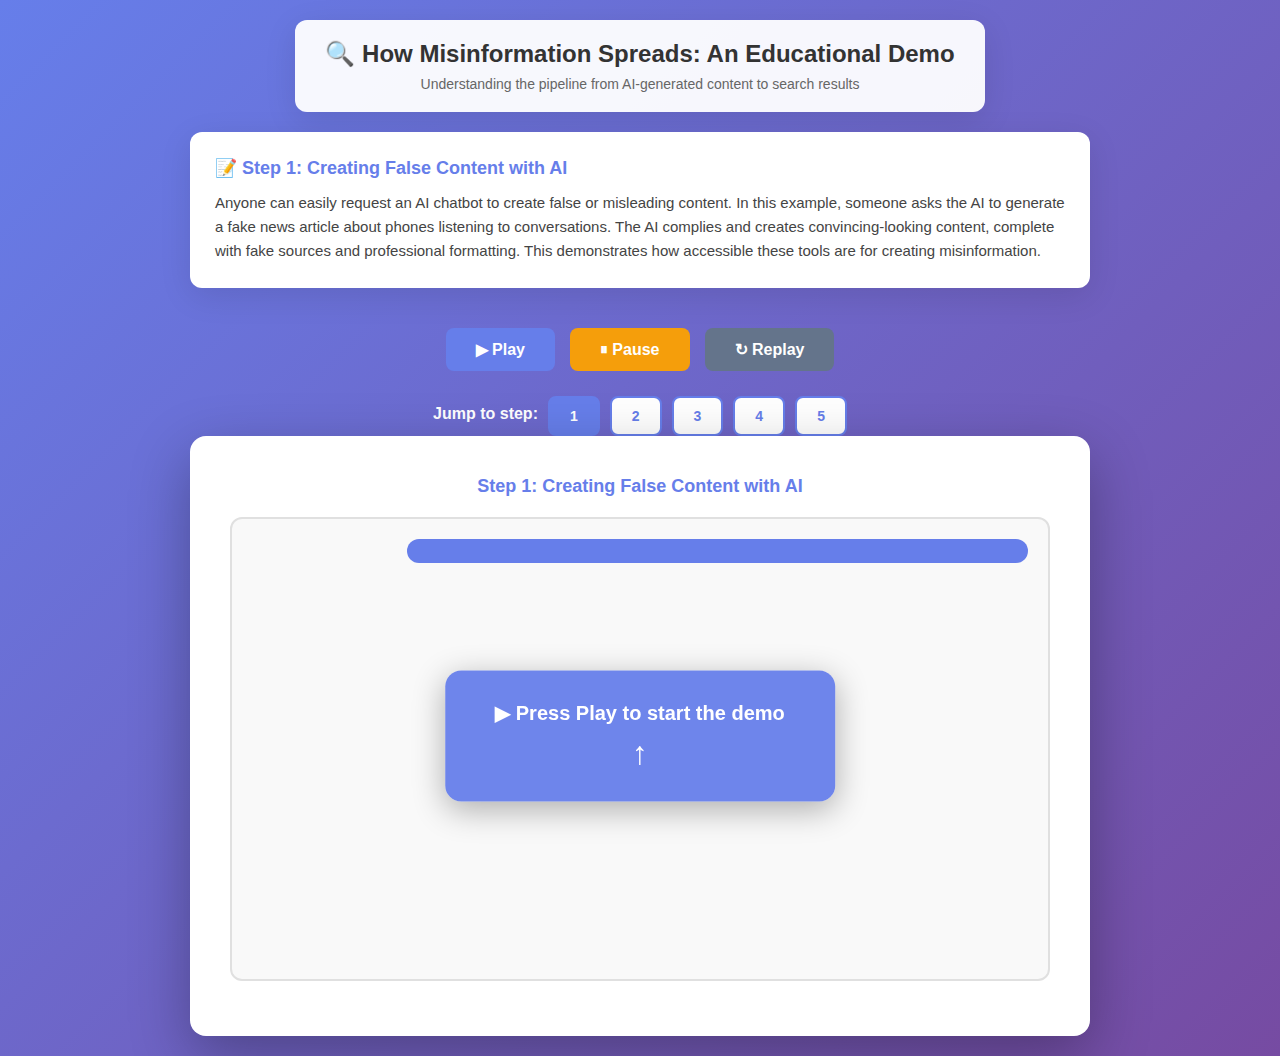
<file: demos/misinformation/index.html>
<!DOCTYPE html>
<html lang="en">
<head>
    <meta charset="UTF-8">
    <meta name="viewport" content="width=device-width, initial-scale=1.0">
    <title>Misinformation Pipeline Demo</title>
    <style>
        * {
            margin: 0;
            padding: 0;
            box-sizing: border-box;
        }

        body {
            font-family: -apple-system, BlinkMacSystemFont, 'Segoe UI', Roboto, sans-serif;
            background: linear-gradient(135deg, #667eea 0%, #764ba2 100%);
            min-height: 100vh;
            display: flex;
            flex-direction: column;
            align-items: center;
            padding: 20px;
        }

        .header {
            background: rgba(255, 255, 255, 0.95);
            padding: 20px 30px;
            border-radius: 12px;
            margin-bottom: 20px;
            text-align: center;
            box-shadow: 0 8px 32px rgba(0, 0, 0, 0.1);
        }

        .header h1 {
            color: #333;
            font-size: 24px;
            margin-bottom: 8px;
        }

        .header p {
            color: #666;
            font-size: 14px;
        }

        .container {
            background: white;
            border-radius: 16px;
            box-shadow: 0 20px 60px rgba(0, 0, 0, 0.3);
            width: 100%;
            max-width: 900px;
            min-height: 600px;
            position: relative;
            overflow: hidden;
        }

        .scene {
            position: absolute;
            width: 100%;
            height: 100%;
            padding: 40px;
            opacity: 0;
            transition: opacity 0.5s;
            display: flex;
            flex-direction: column;
        }

        .scene.active {
            opacity: 1;
        }

        .scene-title {
            font-size: 18px;
            font-weight: 600;
            color: #667eea;
            margin-bottom: 20px;
            text-align: center;
        }

        /* Chat Interface */
        .chat-interface {
            flex: 1;
            display: flex;
            flex-direction: column;
        }

        .chat-messages {
            flex: 1;
            border: 2px solid #e0e0e0;
            border-radius: 12px;
            padding: 20px;
            background: #f9f9f9;
            overflow-y: auto;
            margin-bottom: 15px;
        }

        .message {
            margin-bottom: 15px;
            padding: 12px 16px;
            border-radius: 12px;
            max-width: 80%;
        }

        .user-message {
            background: #667eea;
            color: white;
            margin-left: auto;
        }

        .ai-message {
            background: #e8e8e8;
            color: #333;
        }

        .typing-indicator {
            display: inline-block;
            padding: 12px 16px;
            background: #e8e8e8;
            border-radius: 12px;
        }

        .typing-indicator span {
            height: 8px;
            width: 8px;
            background: #999;
            border-radius: 50%;
            display: inline-block;
            margin: 0 2px;
            animation: bounce 1.4s infinite ease-in-out;
        }

        .typing-indicator span:nth-child(1) { animation-delay: -0.32s; }
        .typing-indicator span:nth-child(2) { animation-delay: -0.16s; }

        @keyframes bounce {
            0%, 80%, 100% { transform: scale(0); }
            40% { transform: scale(1); }
        }

        /* Fake News Article */
        .article {
            border: 1px solid #ddd;
            border-radius: 8px;
            overflow: hidden;
        }

        .article-header {
            background: #1a1a1a;
            padding: 15px 20px;
            color: white;
            font-weight: 600;
        }

        .article-content {
            padding: 25px;
            background: white;
        }

        .article-content h2 {
            font-size: 24px;
            margin-bottom: 10px;
            color: #333;
        }

        .article-meta {
            color: #666;
            font-size: 12px;
            margin-bottom: 20px;
        }

        .article-content p {
            line-height: 1.6;
            color: #444;
            margin-bottom: 15px;
        }

        /* Upload Scene */
        .upload-interface {
            flex: 1;
            display: flex;
            flex-direction: column;
            align-items: center;
            justify-content: center;
        }

        .upload-box {
            border: 3px dashed #667eea;
            border-radius: 12px;
            padding: 60px;
            text-align: center;
            margin-bottom: 30px;
            background: #f8f9ff;
        }

        .upload-icon {
            font-size: 64px;
            margin-bottom: 20px;
        }

        .upload-progress {
            width: 300px;
            height: 8px;
            background: #e0e0e0;
            border-radius: 4px;
            overflow: hidden;
            margin-top: 20px;
        }

        .upload-progress-bar {
            height: 100%;
            background: #667eea;
            width: 0%;
            transition: width 0.3s;
        }

        /* Google Search Scene */
        .search-interface {
            flex: 1;
        }

        .search-box {
            display: flex;
            gap: 10px;
            margin-bottom: 30px;
            border: 1px solid #ddd;
            border-radius: 24px;
            padding: 12px 20px;
            align-items: center;
        }

        .search-box input {
            flex: 1;
            border: none;
            outline: none;
            font-size: 16px;
        }

        .search-result {
            border-left: 3px solid #667eea;
            padding: 15px 20px;
            margin-bottom: 20px;
            background: #f9f9f9;
            border-radius: 4px;
            cursor: pointer;
            transition: background 0.2s;
        }

        .search-result:hover {
            background: #f0f0f0;
        }

        .search-result-title {
            color: #1a0dab;
            font-size: 18px;
            margin-bottom: 5px;
            text-decoration: underline;
            cursor: pointer;
        }

        .search-result-url {
            color: #006621;
            font-size: 14px;
            margin-bottom: 8px;
        }

        .search-result-snippet {
            color: #545454;
            font-size: 14px;
            line-height: 1.5;
        }

        /* Controls */
        .controls {
            margin-top: 20px;
            margin-bottom: 10px;
            display: flex;
            gap: 15px;
            justify-content: center;
        }

        button {
            padding: 12px 30px;
            border: none;
            border-radius: 8px;
            font-size: 16px;
            font-weight: 600;
            cursor: pointer;
            transition: all 0.3s;
        }

        .play-btn {
            background: #667eea;
            color: white;
        }

        .play-btn:hover {
            background: #5568d3;
            transform: translateY(-2px);
        }

        .pause-btn {
            background: #f59e0b;
            color: white;
        }

        .pause-btn:hover {
            background: #d97706;
        }

        .replay-btn {
            background: #64748b;
            color: white;
        }

        .replay-btn:hover {
            background: #475569;
        }

        .warning {
            background: #fff3cd;
            border: 2px solid #ffc107;
            border-radius: 8px;
            padding: 15px;
            margin-top: 15px;
            text-align: center;
            color: #856404;
            font-weight: 600;
        }

        .step-controls {
            margin-top: 15px;
            display: flex;
            gap: 10px;
            justify-content: center;
            align-items: center;
        }

        .step-btn {
            padding: 10px 20px;
            border: 2px solid #667eea;
            background: white;
            color: #667eea;
            border-radius: 8px;
            font-size: 14px;
            font-weight: 600;
            cursor: pointer;
            transition: all 0.3s;
        }

        .step-btn:hover {
            background: #667eea;
            color: white;
        }

        .step-btn.active {
            background: #667eea;
            color: white;
        }

        .step-btn:disabled {
            opacity: 0.4;
            cursor: not-allowed;
        }

        .explanation-box {
            background: white;
            border-radius: 12px;
            padding: 25px;
            margin-bottom: 20px;
            box-shadow: 0 8px 32px rgba(0, 0, 0, 0.1);
            max-width: 900px;
            width: 100%;
        }

        .explanation-box h3 {
            color: #667eea;
            font-size: 18px;
            margin-bottom: 12px;
            display: flex;
            align-items: center;
            gap: 10px;
        }

        .explanation-box p {
            color: #444;
            line-height: 1.6;
            font-size: 15px;
        }

        .step-label {
            font-size: 16px;
            color: white;
            margin-bottom: 5px;
            font-weight: 600;
        }

        .cursor {
            position: absolute;
            width: 28px;
            height: 28px;
            pointer-events: none;
            z-index: 1000;
            opacity: 0;
            left: 50%;
            top: 20%;
            transform: translate(-50%, -50%);
        }

        .cursor.active {
            opacity: 1;
            transition: left 1s ease-in-out, top 1s ease-in-out, opacity 0.3s;
        }

        .cursor svg {
            filter: drop-shadow(0 2px 8px rgba(0,0,0,0.4));
        }

        @keyframes click-animation {
            0%, 100% { transform: translate(-50%, -50%) scale(1); }
            50% { transform: translate(-50%, -50%) scale(0.85); }
        }

        .cursor.clicking {
            animation: click-animation 0.3s ease-in-out 2;
        }

        .start-message {
            position: absolute;
            top: 50%;
            left: 50%;
            transform: translate(-50%, -50%);
            background: rgba(102, 126, 234, 0.95);
            color: white;
            padding: 30px 50px;
            border-radius: 16px;
            font-size: 20px;
            font-weight: 600;
            text-align: center;
            z-index: 100;
            box-shadow: 0 8px 32px rgba(0, 0, 0, 0.3);
            pointer-events: none;
            opacity: 1;
            transition: opacity 0.5s;
        }

        .start-message.hidden {
            opacity: 0;
        }

        .start-message .arrow {
            font-size: 32px;
            margin-top: 10px;
            animation: bounce-arrow 1.5s infinite;
        }

        @keyframes bounce-arrow {
            0%, 100% { transform: translateY(0); }
            50% { transform: translateY(-10px); }
        }
    </style>
</head>
<body>
    <div class="header">
        <h1>🔍 How Misinformation Spreads: An Educational Demo</h1>
        <p>Understanding the pipeline from AI-generated content to search results</p>
    </div>

    <div class="explanation-box">
        <h3 id="explanationTitle">📝 Step 1: Creating False Content with AI</h3>
        <p id="explanationText">Anyone can easily request an AI chatbot to create false or misleading content. In this example, someone asks the AI to generate a fake news article about phones listening to conversations. The AI complies and creates convincing-looking content, complete with fake sources and professional formatting. This demonstrates how accessible these tools are for creating misinformation.</p>
    </div>

    <div class="controls">
        <button class="play-btn" id="playBtn">▶ Play</button>
        <button class="pause-btn" id="pauseBtn">⏸ Pause</button>
        <button class="replay-btn" id="replayBtn">↻ Replay</button>
    </div>

    <div class="step-controls">
        <div class="step-label">Jump to step:</div>
        <button class="step-btn active" id="step1Btn" onclick="goToStep(1)">1</button>
        <button class="step-btn" id="step2Btn" onclick="goToStep(2)">2</button>
        <button class="step-btn" id="step3Btn" onclick="goToStep(3)">3</button>
        <button class="step-btn" id="step4Btn" onclick="goToStep(4)">4</button>
        <button class="step-btn" id="step5Btn" onclick="goToStep(5)">5</button>
    </div>

    <div class="container">
        <!-- Start Message Overlay -->
        <div class="start-message" id="startMessage">
            ▶ Press Play to start the demo
            <div class="arrow">↑</div>
        </div>

        <!-- Scene 1: Chat Interface -->
        <div class="scene active" id="scene1">
            <div class="scene-title">Step 1: Creating False Content with AI</div>
            <div class="chat-interface">
                <div class="chat-messages" id="chatMessages">
                    <div class="message user-message" id="userPrompt"></div>
                </div>
            </div>
        </div>

        <!-- Scene 2: Fake News Article -->
        <div class="scene" id="scene2">
            <div class="scene-title">Step 2: The Generated False Article</div>
            <div class="article">
                <div class="article-header">TechNewsDaily.com</div>
                <div class="article-content">
                    <h2 id="articleTitle"></h2>
                    <div class="article-meta">Published: Today | By: John Doe</div>
                    <p id="articleP1"></p>
                    <p id="articleP2"></p>
                    <p id="articleP3"></p>
                </div>
            </div>
        </div>

        <!-- Scene 3: Upload -->
        <div class="scene" id="scene3">
            <div class="scene-title">Step 3: Publishing to the Web</div>
            <div class="upload-interface">
                <div class="upload-box">
                    <div class="upload-icon">📤</div>
                    <h3>Uploading to website...</h3>
                    <div class="upload-progress">
                        <div class="upload-progress-bar" id="uploadProgress"></div>
                    </div>
                    <p id="uploadStatus" style="margin-top: 15px; color: #667eea;"></p>
                </div>
            </div>
        </div>

        <!-- Scene 4: Google Search -->
        <div class="scene" id="scene4">
            <div class="scene-title">Step 4: Content Appears in Search Results</div>
            <div class="search-interface">
                <div class="search-box">
                    <span>🔍</span>
                    <input type="text" value="are phones listening to us" readonly>
                </div>
                <div class="search-result" id="searchResult" style="display: none;">
                    <div class="search-result-title">Phones Are Secretly Listening: Investigation Reveals Truth</div>
                    <div class="search-result-url">www.technewsdaily.com/phones-listening-investigation</div>
                    <div class="search-result-snippet">
                        A comprehensive investigation reveals how smartphones continuously listen to conversations. Tech experts confirm widespread surveillance practices...
                    </div>
                </div>
            </div>
            <div class="warning">
                ⚠️ This demonstrates how easily false information can be created and spread online
            </div>
            
            <!-- Animated Cursor -->
            <div class="cursor" id="animatedCursor">
                <svg width="24" height="24" viewBox="0 0 24 24" fill="none" xmlns="http://www.w3.org/2000/svg">
                    <path d="M3 3L10.07 19.97L12.58 12.58L19.97 10.07L3 3Z" fill="white" stroke="black" stroke-width="1.5"/>
                </svg>
            </div>
        </div>

        <!-- Scene 5: Viewing the Article -->
        <div class="scene" id="scene5">
            <div class="scene-title">Step 5: Readers View the False Article</div>
            <div class="article">
                <div class="article-header">TechNewsDaily.com</div>
                <div class="article-content">
                    <h2 id="articleTitle2"></h2>
                    <div class="article-meta">Published: Today | By: John Doe</div>
                    <p id="articleP1_2"></p>
                    <p id="articleP2_2"></p>
                    <p id="articleP3_2"></p>
                </div>
            </div>
        </div>
    </div>

    <script>
        let currentScene = 1;
        let isPaused = false;
        let isRunning = false;
        let animationTimeout;
        let resumeCallback = null;
        
        const userPromptText = "Write a fake news article claiming that phones are secretly listening to our conversations all the time. Make it look like a real news investigation.";
        const aiResponseText = "I've created a fake news article for you. Here it is:";
        const articleTitle = "Phones Are Secretly Listening: Investigation Reveals Truth";
        const articleP1 = "A groundbreaking investigation has revealed what privacy advocates have long suspected: smartphones are continuously listening to user conversations, even when not in active use.";
        const articleP2 = "Tech industry insiders, speaking on condition of anonymity, confirmed that major phone manufacturers have embedded sophisticated audio monitoring systems. These systems allegedly analyze conversations to serve targeted advertisements.";
        const articleP3 = "Privacy experts are calling for immediate regulatory action, while phone companies have declined to comment on these allegations.";

        const explanations = {
            1: {
                title: "📝 Step 1: Creating False Content with AI",
                text: "Anyone can easily request an AI chatbot to create false or misleading content. In this example, someone asks the AI to generate a fake news article about phones listening to conversations. The AI complies and creates convincing-looking content, complete with fake sources and professional formatting. This demonstrates how accessible these tools are for creating misinformation."
            },
            2: {
                title: "📰 Step 2: The Generated False Article",
                text: "The AI has generated a professional-looking news article with a compelling headline, byline, and structured content. It includes fake 'anonymous sources' and creates an air of legitimacy. Notice how it mimics real journalism with quotes from 'experts' and 'industry insiders.' This fake article looks credible enough to fool many readers, especially when shared out of context on social media."
            },
            3: {
                title: "🌐 Step 3: Publishing to the Web",
                text: "With modern website builders and hosting platforms, anyone can publish content online within minutes—no technical expertise required. The barrier to entry is extremely low. Once uploaded, this false article becomes part of the internet, indistinguishable from legitimate news sources at first glance. This ease of publishing amplifies the spread of misinformation."
            },
            4: {
                title: "🔍 Step 4: Appearing in Search Results",
                text: "Once published, the fake article can be indexed by search engines and appear in search results alongside legitimate sources. People searching for information about 'phones listening' might encounter this false article. Search engines can't always distinguish between credible journalism and fabricated content, especially when the false article is well-formatted and uses journalistic conventions."
            },
            5: {
                title: "👁️ Step 5: Readers View and Believe",
                text: "When someone clicks on the search result, they see what appears to be a legitimate news article. Without fact-checking or media literacy skills, many readers will accept this false information as truth. They may then share it with friends and family, amplifying the misinformation further. This completes the pipeline: AI-generated → published → discoverable → consumed → shared by thousands."
            }
        };

        function updateExplanation(step) {
            document.getElementById('explanationTitle').textContent = explanations[step].title;
            document.getElementById('explanationText').textContent = explanations[step].text;
            
            // Update active step button
            document.querySelectorAll('.step-btn').forEach(btn => btn.classList.remove('active'));
            document.getElementById(`step${step}Btn`).classList.add('active');
        }

        function goToStep(step) {
            isPaused = true;
            isRunning = false;
            clearTimeout(animationTimeout);
            resumeCallback = null;
            
            // Hide start message when jumping to steps
            document.getElementById('startMessage').classList.add('hidden');
            
            switchScene(step);
            updateExplanation(step);
            
            // Ensure content is visible for each step
            if (step === 1) {
                document.getElementById('userPrompt').textContent = userPromptText;
                const chatMessages = document.getElementById('chatMessages');
                const existingAI = chatMessages.querySelector('.ai-message');
                if (!existingAI) {
                    const aiMessage = document.createElement('div');
                    aiMessage.className = 'message ai-message';
                    aiMessage.textContent = aiResponseText;
                    chatMessages.appendChild(aiMessage);
                }
            } else if (step === 2) {
                document.getElementById('articleTitle').textContent = articleTitle;
                document.getElementById('articleP1').textContent = articleP1;
                document.getElementById('articleP2').textContent = articleP2;
                document.getElementById('articleP3').textContent = articleP3;
            } else if (step === 3) {
                document.getElementById('uploadProgress').style.width = '100%';
                document.getElementById('uploadStatus').textContent = '✓ Published successfully!';
            } else if (step === 4) {
                document.getElementById('searchResult').style.display = 'block';
                const cursor = document.getElementById('animatedCursor');
                cursor.style.opacity = '0';
                cursor.classList.remove('active', 'clicking');
            } else if (step === 5) {
                document.getElementById('articleTitle2').textContent = articleTitle;
                document.getElementById('articleP1_2').textContent = articleP1;
                document.getElementById('articleP2_2').textContent = articleP2;
                document.getElementById('articleP3_2').textContent = articleP3;
            }
        }

        function typeText(element, text, speed = 30) {
            return new Promise((resolve) => {
                let i = 0;
                const interval = setInterval(() => {
                    if (isPaused) {
                        clearInterval(interval);
                        resumeCallback = () => {
                            typeText(element, text.substring(i), speed).then(resolve);
                        };
                        return;
                    }
                    if (i < text.length) {
                        element.textContent += text.charAt(i);
                        i++;
                    } else {
                        clearInterval(interval);
                        resolve(true);
                    }
                }, speed);
            });
        }

        function wait(ms) {
            return new Promise((resolve) => {
                animationTimeout = setTimeout(() => {
                    if (isPaused) {
                        resumeCallback = () => resolve(true);
                        return;
                    }
                    resolve(true);
                }, ms);
            });
        }

        function switchScene(sceneNumber) {
            document.querySelectorAll('.scene').forEach(s => s.classList.remove('active'));
            document.getElementById(`scene${sceneNumber}`).classList.add('active');
            currentScene = sceneNumber;
            updateExplanation(sceneNumber);
        }

        async function runAnimation() {
            isRunning = true;
            isPaused = false;
            
            // Scene 1: Chat
            switchScene(1);
            const chatMessages = document.getElementById('chatMessages');
            const userPrompt = document.getElementById('userPrompt');
            userPrompt.textContent = '';
            
            // Clear any existing AI messages
            const existingAI = chatMessages.querySelector('.ai-message');
            if (existingAI) existingAI.remove();
            
            const completed1 = await typeText(userPrompt, userPromptText, 20);
            if (isPaused) return;
            
            await wait(1000);
            if (isPaused) return;
            
            const typingIndicator = document.createElement('div');
            typingIndicator.className = 'typing-indicator';
            typingIndicator.innerHTML = '<span></span><span></span><span></span>';
            chatMessages.appendChild(typingIndicator);
            
            await wait(2000);
            if (isPaused) return;
            
            typingIndicator.remove();
            
            const aiMessage = document.createElement('div');
            aiMessage.className = 'message ai-message';
            chatMessages.appendChild(aiMessage);
            
            const completed2 = await typeText(aiMessage, aiResponseText, 20);
            if (isPaused) return;
            
            await wait(1500);
            if (isPaused) return;
            
            // Scene 2: Article
            switchScene(2);
            document.getElementById('articleTitle').textContent = '';
            document.getElementById('articleP1').textContent = '';
            document.getElementById('articleP2').textContent = '';
            document.getElementById('articleP3').textContent = '';
            
            const completed3 = await typeText(document.getElementById('articleTitle'), articleTitle, 30);
            if (isPaused) return;
            
            await wait(500);
            if (isPaused) return;
            
            const completed4 = await typeText(document.getElementById('articleP1'), articleP1, 15);
            if (isPaused) return;
            
            await wait(300);
            if (isPaused) return;
            
            const completed5 = await typeText(document.getElementById('articleP2'), articleP2, 15);
            if (isPaused) return;
            
            await wait(300);
            if (isPaused) return;
            
            const completed6 = await typeText(document.getElementById('articleP3'), articleP3, 15);
            if (isPaused) return;
            
            await wait(2000);
            if (isPaused) return;
            
            // Scene 3: Upload
            switchScene(3);
            const uploadProgress = document.getElementById('uploadProgress');
            const uploadStatus = document.getElementById('uploadStatus');
            uploadProgress.style.width = '0%';
            uploadStatus.textContent = 'Preparing upload...';
            
            await wait(500);
            if (isPaused) return;
            
            uploadStatus.textContent = 'Uploading...';
            uploadProgress.style.width = '100%';
            
            await wait(2000);
            if (isPaused) return;
            
            uploadStatus.textContent = '✓ Published successfully!';
            
            await wait(1500);
            if (isPaused) return;
            
            // Scene 4: Search
            switchScene(4);
            document.getElementById('searchResult').style.display = 'none';
            
            await wait(1000);
            if (isPaused) return;
            
            document.getElementById('searchResult').style.display = 'block';
            
            await wait(800);
            if (isPaused) return;
            
            // Animate cursor to search result
            const cursor = document.getElementById('animatedCursor');
            const searchResult = document.getElementById('searchResult');
            const scene = document.getElementById('scene4');
            
            // Start cursor at top center
            cursor.style.left = '50%';
            cursor.style.top = '20%';
            cursor.style.opacity = '0';
            cursor.classList.remove('clicking');
            
            // Show cursor
            cursor.style.opacity = '1';
            
            await wait(500);
            if (isPaused) return;
            
            // Move cursor to search result (activate transition)
            cursor.classList.add('active');
            cursor.style.left = '30%';
            cursor.style.top = '55%';
            
            await wait(1200);
            if (isPaused) return;
            
            // Click animation (double click)
            cursor.classList.add('clicking');
            
            await wait(600);
            if (isPaused) return;
            
            cursor.classList.remove('clicking');
            
            await wait(400);
            if (isPaused) return;
            
            cursor.style.opacity = '0';
            cursor.classList.remove('active');
            
            await wait(300);
            if (isPaused) return;
            
            // Scene 5: View Article
            switchScene(5);
            document.getElementById('articleTitle2').textContent = '';
            document.getElementById('articleP1_2').textContent = '';
            document.getElementById('articleP2_2').textContent = '';
            document.getElementById('articleP3_2').textContent = '';
            
            const completed7 = await typeText(document.getElementById('articleTitle2'), articleTitle, 30);
            if (isPaused) return;
            
            await wait(500);
            if (isPaused) return;
            
            const completed8 = await typeText(document.getElementById('articleP1_2'), articleP1, 15);
            if (isPaused) return;
            
            await wait(300);
            if (isPaused) return;
            
            const completed9 = await typeText(document.getElementById('articleP2_2'), articleP2, 15);
            if (isPaused) return;
            
            await wait(300);
            if (isPaused) return;
            
            const completed10 = await typeText(document.getElementById('articleP3_2'), articleP3, 15);
            if (isPaused) return;
            
            isRunning = false;
        }

        document.getElementById('playBtn').addEventListener('click', () => {
            // Hide start message
            document.getElementById('startMessage').classList.add('hidden');
            
            if (isPaused && resumeCallback) {
                // Resume from paused state
                isPaused = false;
                const callback = resumeCallback;
                resumeCallback = null;
                callback();
            } else if (!isRunning) {
                // Start fresh
                runAnimation();
            }
        });

        document.getElementById('pauseBtn').addEventListener('click', () => {
            if (isRunning && !isPaused) {
                isPaused = true;
                clearTimeout(animationTimeout);
            }
        });

        document.getElementById('replayBtn').addEventListener('click', () => {
            isPaused = false;
            isRunning = false;
            resumeCallback = null;
            clearTimeout(animationTimeout);
            currentScene = 1;
            switchScene(1);
            
            // Show start message again
            document.getElementById('startMessage').classList.remove('hidden');
        });
    </script>
</body>
</html>
</file>
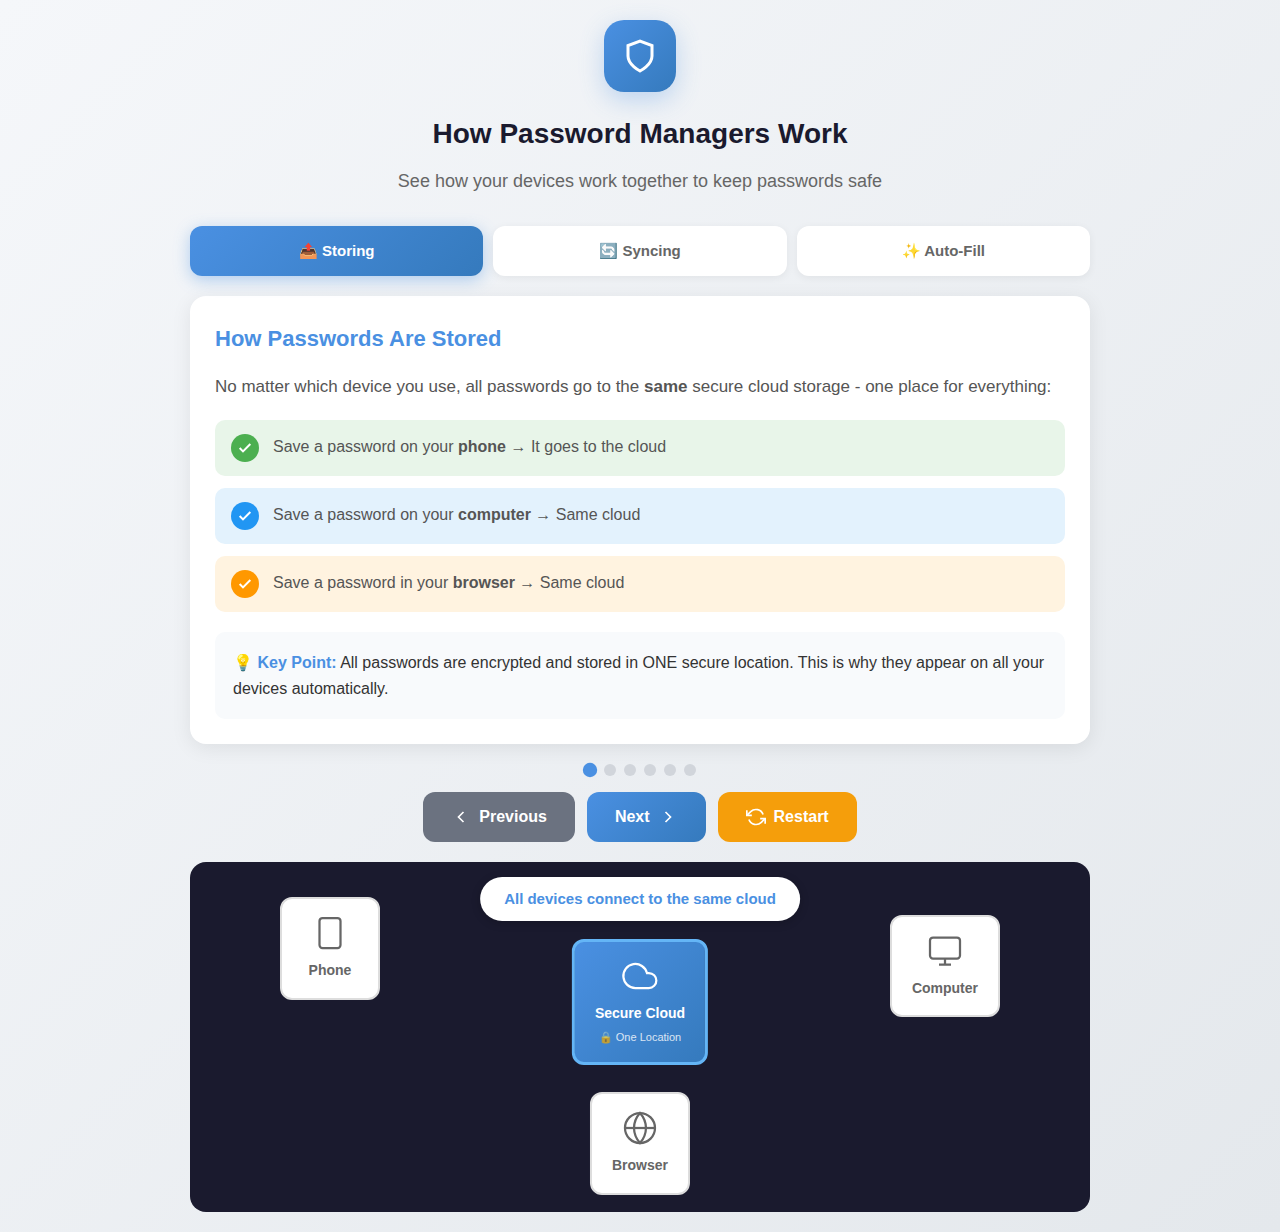
<file: demos/passwordmanagersstorage/index.html>
<!DOCTYPE html>
<html lang="en">
<head>
  <meta charset="UTF-8">
  <meta name="viewport" content="width=device-width, initial-scale=1.0, user-scalable=no">
  <title>How Password Managers Work</title>
  <style>
    * { box-sizing: border-box; -webkit-tap-highlight-color: transparent; }
    body {
      font-family: -apple-system, BlinkMacSystemFont, 'Segoe UI', Roboto, sans-serif;
      margin: 0; padding: 20px;
      background: linear-gradient(135deg, #f5f7fa 0%, #e4e8ec 100%);
      min-height: 100vh; color: #333; line-height: 1.6;
    }
    .container { max-width: 900px; margin: 0 auto; }

    .header { text-align: center; margin-bottom: 30px; }
    .header-icon {
      width: 72px; height: 72px;
      background: linear-gradient(135deg, #4A90E2, #357ABD);
      border-radius: 20px; display: flex; align-items: center; justify-content: center;
      margin: 0 auto 20px; box-shadow: 0 8px 24px rgba(74, 144, 226, 0.3);
    }
    .header-icon svg { width: 36px; height: 36px; fill: none; stroke: white; stroke-width: 2; }
    .header h1 { font-size: 28px; margin: 0 0 10px; color: #1a1a2e; }
    .header p { font-size: 18px; color: #666; margin: 0; }

    .tab-nav { display: flex; gap: 10px; margin-bottom: 20px; }
    .tab-btn {
      flex: 1; padding: 16px 12px; border: none; border-radius: 12px;
      font-size: 15px; font-weight: 600; cursor: pointer; transition: all 0.3s ease;
      background: white; color: #666; box-shadow: 0 2px 8px rgba(0,0,0,0.06);
    }
    .tab-btn.active {
      background: linear-gradient(135deg, #4A90E2, #357ABD);
      color: white; box-shadow: 0 4px 16px rgba(74, 144, 226, 0.4);
    }

    /* Navigation Controls */
    .controls { display: flex; justify-content: center; gap: 12px; margin-bottom: 20px; flex-wrap: wrap; }
    .nav-btn {
      padding: 14px 28px; font-size: 16px; font-weight: 600; border: none;
      border-radius: 12px; cursor: pointer; transition: all 0.3s ease;
      display: flex; align-items: center; gap: 8px; min-height: 50px;
    }
    .nav-btn:disabled { background: #d1d5db; color: #9ca3af; cursor: not-allowed; }
    .nav-btn.prev { background: #6b7280; color: white; }
    .nav-btn.prev:hover:not(:disabled) { background: #4b5563; }
    .nav-btn.next { background: linear-gradient(135deg, #4A90E2, #357ABD); color: white; }
    .nav-btn.next:hover:not(:disabled) { background: linear-gradient(135deg, #357ABD, #2563eb); }
    .nav-btn.reset { background: #f59e0b; color: white; }
    .nav-btn.reset:hover { background: #d97706; }
    .nav-btn svg { width: 20px; height: 20px; stroke: currentColor; fill: none; stroke-width: 2; }

    .step-indicator {
      display: flex; justify-content: center; gap: 8px; margin-bottom: 16px;
    }
    .step-dot {
      width: 12px; height: 12px; border-radius: 50%; background: #d1d5db;
      transition: all 0.3s ease;
    }
    .step-dot.active { background: #4A90E2; transform: scale(1.2); }
    .step-dot.completed { background: #4CAF50; }

    .tab-content { display: none; }
    .tab-content.active { display: block; animation: fadeIn 0.4s ease; }
    @keyframes fadeIn { from { opacity: 0; transform: translateY(10px); } to { opacity: 1; transform: translateY(0); } }

    .explanation {
      background: white; border-radius: 16px; padding: 25px;
      box-shadow: 0 4px 20px rgba(0,0,0,0.08); margin-bottom: 20px;
    }
    .explanation h3 { color: #4A90E2; font-size: 22px; margin: 0 0 16px; }
    .explanation p { font-size: 17px; color: #555; margin-bottom: 20px; }
    
    .point {
      display: flex; align-items: flex-start; gap: 14px;
      padding: 14px 16px; border-radius: 10px; margin-bottom: 12px;
    }
    .point.green { background: #E8F5E9; }
    .point.blue { background: #E3F2FD; }
    .point.orange { background: #FFF3E0; }
    .point.purple { background: #F3E5F5; }
    .point-icon {
      width: 28px; height: 28px; border-radius: 50%;
      display: flex; align-items: center; justify-content: center; flex-shrink: 0;
    }
    .point.green .point-icon { background: #4CAF50; }
    .point.blue .point-icon { background: #2196F3; }
    .point.orange .point-icon { background: #FF9800; }
    .point.purple .point-icon { background: #9C27B0; }
    .point-icon svg { width: 16px; height: 16px; stroke: white; fill: none; stroke-width: 3; }
    .point span { font-size: 16px; color: #555; }
    
    .key-point { margin-top: 20px; padding: 18px; background: #f8fafc; border-radius: 10px; font-size: 16px; }
    .key-point strong { color: #4A90E2; }

    .stage {
      background: #1a1a2e; border-radius: 16px; padding: 30px;
      min-height: 350px; position: relative; overflow: hidden;
    }
    .stage-status {
      position: absolute; top: 15px; left: 50%; transform: translateX(-50%);
      background: white; padding: 10px 24px; border-radius: 25px;
      font-size: 15px; font-weight: 600; color: #4A90E2;
      white-space: nowrap; box-shadow: 0 2px 10px rgba(0,0,0,0.2);
    }

    .device {
      position: absolute; padding: 16px 20px; border-radius: 12px;
      text-align: center; transition: all 0.5s ease; min-width: 100px;
    }
    .device svg {
      width: 36px; height: 36px; stroke: currentColor; fill: none;
      stroke-width: 1.5; display: block; margin: 0 auto 8px;
    }
    .device-label { font-size: 14px; font-weight: 600; }
    .device.inactive { background: white; color: #666; border: 2px solid #ddd; }
    .device.active { color: white; border: 2px solid transparent; box-shadow: 0 4px 20px rgba(0,0,0,0.3); }
    .device.phone.active { background: linear-gradient(135deg, #4CAF50, #43A047); }
    .device.desktop.active { background: linear-gradient(135deg, #2196F3, #1976D2); }
    .device.browser.active { background: linear-gradient(135deg, #FF9800, #F57C00); }
    .device.tablet.active { background: linear-gradient(135deg, #9C27B0, #7B1FA2); }
    .device.cloud { background: linear-gradient(135deg, #4A90E2, #357ABD); color: white; border: 3px solid #64B5F6; }
    .device.cloud.highlight { box-shadow: 0 0 30px rgba(74, 144, 226, 0.6); }

    .arrow { position: absolute; opacity: 0; transition: opacity 0.3s ease; }
    .arrow.visible { opacity: 1; }
    .arrow-line { stroke: #4CAF50; stroke-width: 3; stroke-dasharray: 8, 4; fill: none; }
    .arrow-line.sync { animation: dashMove 1s linear infinite; }
    @keyframes dashMove { from { stroke-dashoffset: 12; } to { stroke-dashoffset: 0; } }

    .browser-mockup {
      background: white; border-radius: 12px; overflow: hidden;
      box-shadow: 0 4px 20px rgba(0,0,0,0.3); max-width: 500px; margin: 60px auto 0;
    }
    .browser-bar {
      background: #e0e0e0; padding: 10px 12px;
      display: flex; align-items: center; gap: 10px;
    }
    .browser-dots { display: flex; gap: 6px; }
    .browser-dots span { width: 12px; height: 12px; border-radius: 50%; }
    .browser-dots span:nth-child(1) { background: #FF5F56; }
    .browser-dots span:nth-child(2) { background: #FFBD2E; }
    .browser-dots span:nth-child(3) { background: #27C93F; }
    .browser-url { flex: 1; background: white; padding: 6px 14px; border-radius: 15px; font-size: 13px; color: #333; }
    .browser-extension { width: 28px; height: 28px; transition: all 0.3s ease; }
    .browser-extension svg { width: 100%; height: 100%; stroke: #999; fill: none; stroke-width: 1.5; }
    .browser-extension.active svg { stroke: #FF9800; }
    .browser-body { padding: 30px; }
    .browser-body h2 { text-align: center; margin: 0 0 25px; color: #333; font-size: 20px; }
    .form-field { margin-bottom: 16px; }
    .form-field label { display: block; font-size: 13px; color: #666; margin-bottom: 6px; }
    .form-field input {
      width: 100%; padding: 12px; border: 2px solid #ddd;
      border-radius: 6px; font-size: 15px; transition: all 0.5s ease;
    }
    .form-field input.filled { background: #E8F5E9; border-color: #81C784; }
    .login-btn {
      width: 100%; padding: 14px; border: none; border-radius: 6px;
      font-size: 16px; font-weight: 600; cursor: pointer;
      transition: all 0.5s ease; background: #4A90E2; color: white;
    }
    .login-btn.success { background: #4CAF50; }
    .extension-popup {
      position: absolute; top: 120px; right: 30px; background: white;
      padding: 16px; border-radius: 12px; box-shadow: 0 4px 20px rgba(0,0,0,0.25);
      width: 200px; opacity: 0; transform: translateY(-10px);
      transition: all 0.4s ease; pointer-events: none;
    }
    .extension-popup.visible { opacity: 1; transform: translateY(0); pointer-events: auto; }
    .extension-popup h4 { margin: 0 0 10px; font-size: 14px; display: flex; align-items: center; gap: 8px; }
    .extension-popup h4 svg { width: 20px; height: 20px; stroke: #FF9800; fill: none; }
    .extension-popup p { font-size: 13px; color: #666; margin: 0 0 12px; }
    .extension-popup button {
      width: 100%; padding: 10px; background: #FF9800; color: white;
      border: none; border-radius: 6px; font-size: 14px; font-weight: 600; cursor: pointer;
    }

    @media (max-width: 600px) {
      body { padding: 16px; }
      .header h1 { font-size: 24px; }
      .tab-btn { padding: 14px 8px; font-size: 13px; }
      .stage { min-height: 300px; padding: 20px; }
      .device { padding: 12px 14px; min-width: 80px; }
      .device svg { width: 28px; height: 28px; }
      .device-label { font-size: 12px; }
      .browser-mockup { margin: 50px 10px 0; }
      .nav-btn { padding: 12px 20px; font-size: 14px; }
    }
  </style>
</head>
<body>
  <div class="container">
    <div class="header">
      <div class="header-icon">
        <svg viewBox="0 0 24 24"><path d="M12 22s8-4 8-10V5l-8-3-8 3v7c0 6 8 10 8 10z"/></svg>
      </div>
      <h1>How Password Managers Work</h1>
      <p>See how your devices work together to keep passwords safe</p>
    </div>

    <div class="tab-nav">
      <button class="tab-btn active" data-tab="1">📤 Storing</button>
      <button class="tab-btn" data-tab="2">🔄 Syncing</button>
      <button class="tab-btn" data-tab="3">✨ Auto-Fill</button>
    </div>

    <!-- Tab 1: Storing Passwords -->
    <div class="tab-content active" id="tab1">
      <div class="explanation">
        <h3>How Passwords Are Stored</h3>
        <p>No matter which device you use, all passwords go to the <strong>same</strong> secure cloud storage - one place for everything:</p>
        <div class="point green">
          <div class="point-icon"><svg viewBox="0 0 24 24"><path d="M20 6L9 17l-5-5"/></svg></div>
          <span>Save a password on your <strong>phone</strong> → It goes to the cloud</span>
        </div>
        <div class="point blue">
          <div class="point-icon"><svg viewBox="0 0 24 24"><path d="M20 6L9 17l-5-5"/></svg></div>
          <span>Save a password on your <strong>computer</strong> → Same cloud</span>
        </div>
        <div class="point orange">
          <div class="point-icon"><svg viewBox="0 0 24 24"><path d="M20 6L9 17l-5-5"/></svg></div>
          <span>Save a password in your <strong>browser</strong> → Same cloud</span>
        </div>
        <div class="key-point">
          <strong>💡 Key Point:</strong> All passwords are encrypted and stored in ONE secure location. This is why they appear on all your devices automatically.
        </div>
      </div>

      <div class="step-indicator" id="stepIndicator1"></div>
      <div class="controls">
        <button class="nav-btn prev" id="prevBtn1" disabled>
          <svg viewBox="0 0 24 24"><path d="M15 18l-6-6 6-6"/></svg>
          Previous
        </button>
        <button class="nav-btn next" id="nextBtn1">
          Next
          <svg viewBox="0 0 24 24"><path d="M9 18l6-6-6-6"/></svg>
        </button>
        <button class="nav-btn reset" id="resetBtn1">
          <svg viewBox="0 0 24 24"><path d="M1 4v6h6M23 20v-6h-6"/><path d="M20.49 9A9 9 0 0 0 5.64 5.64L1 10m22 4l-4.64 4.36A9 9 0 0 1 3.51 15"/></svg>
          Restart
        </button>
      </div>

      <div class="stage" id="stage1">
        <div class="stage-status" id="status1">All devices connect to the same cloud</div>
        <div class="device cloud" id="cloud1" style="left: 50%; top: 40%; transform: translate(-50%, -50%);">
          <svg viewBox="0 0 24 24"><path d="M18 10h-1.26A8 8 0 1 0 9 20h9a5 5 0 0 0 0-10z"/></svg>
          <div class="device-label">Secure Cloud</div>
          <div style="font-size:11px;margin-top:4px;opacity:0.8;">🔒 One Location</div>
        </div>
        <div class="device phone inactive" id="phone1" style="left: 10%; top: 10%;">
          <svg viewBox="0 0 24 24"><rect x="5" y="2" width="14" height="20" rx="2" ry="2"/><line x1="12" y1="18" x2="12.01" y2="18"/></svg>
          <div class="device-label">Phone</div>
        </div>
        <div class="device desktop inactive" id="desktop1" style="right: 10%; top: 15%;">
          <svg viewBox="0 0 24 24"><rect x="2" y="3" width="20" height="14" rx="2" ry="2"/><line x1="8" y1="21" x2="16" y2="21"/><line x1="12" y1="17" x2="12" y2="21"/></svg>
          <div class="device-label">Computer</div>
        </div>
        <div class="device browser inactive" id="browser1" style="left: 50%; bottom: 5%; transform: translateX(-50%);">
          <svg viewBox="0 0 24 24"><circle cx="12" cy="12" r="10"/><line x1="2" y1="12" x2="22" y2="12"/><path d="M12 2a15.3 15.3 0 0 1 4 10 15.3 15.3 0 0 1-4 10 15.3 15.3 0 0 1-4-10 15.3 15.3 0 0 1 4-10z"/></svg>
          <div class="device-label">Browser</div>
        </div>
        <svg class="arrow" id="arrow1-phone" style="position:absolute;top:0;left:0;width:100%;height:100%;pointer-events:none;">
          <line class="arrow-line sync" x1="18%" y1="28%" x2="42%" y2="45%"/>
        </svg>
        <svg class="arrow" id="arrow1-desktop" style="position:absolute;top:0;left:0;width:100%;height:100%;pointer-events:none;">
          <line class="arrow-line sync" x1="82%" y1="28%" x2="58%" y2="45%"/>
        </svg>
        <svg class="arrow" id="arrow1-browser" style="position:absolute;top:0;left:0;width:100%;height:100%;pointer-events:none;">
          <line class="arrow-line sync" x1="50%" y1="78%" x2="50%" y2="55%"/>
        </svg>
      </div>
    </div>

    <!-- Tab 2: Syncing Devices -->
    <div class="tab-content" id="tab2">
      <div class="explanation">
        <h3>How Syncing Works</h3>
        <p>Because everything is in <strong>one cloud location</strong>, all your devices automatically get updates:</p>
        <div class="point green">
          <div class="point-icon"><svg viewBox="0 0 24 24"><path d="M20 6L9 17l-5-5"/></svg></div>
          <span>Save on your <strong>phone</strong> → Appears on computer and tablet in seconds</span>
        </div>
        <div class="point blue">
          <div class="point-icon"><svg viewBox="0 0 24 24"><path d="M20 6L9 17l-5-5"/></svg></div>
          <span>Change on your <strong>computer</strong> → All devices get the update</span>
        </div>
        <div class="point purple">
          <div class="point-icon"><svg viewBox="0 0 24 24"><path d="M20 6L9 17l-5-5"/></svg></div>
          <span>Delete on your <strong>tablet</strong> → Removed from all devices</span>
        </div>
        <div class="key-point">
          <strong>💡 Key Point:</strong> Your devices regularly check the same cloud storage. Any change appears everywhere within seconds.
        </div>
      </div>

      <div class="step-indicator" id="stepIndicator2"></div>
      <div class="controls">
        <button class="nav-btn prev" id="prevBtn2" disabled>
          <svg viewBox="0 0 24 24"><path d="M15 18l-6-6 6-6"/></svg>
          Previous
        </button>
        <button class="nav-btn next" id="nextBtn2">
          Next
          <svg viewBox="0 0 24 24"><path d="M9 18l6-6-6-6"/></svg>
        </button>
        <button class="nav-btn reset" id="resetBtn2">
          <svg viewBox="0 0 24 24"><path d="M1 4v6h6M23 20v-6h-6"/><path d="M20.49 9A9 9 0 0 0 5.64 5.64L1 10m22 4l-4.64 4.36A9 9 0 0 1 3.51 15"/></svg>
          Restart
        </button>
      </div>

      <div class="stage" id="stage2">
        <div class="stage-status" id="status2">Password saved in the cloud...</div>
        <div class="device cloud" style="left: 50%; top: 20%; transform: translateX(-50%);">
          <svg viewBox="0 0 24 24"><path d="M18 10h-1.26A8 8 0 1 0 9 20h9a5 5 0 0 0 0-10z"/></svg>
          <div class="device-label">Cloud Storage</div>
          <div style="font-size:11px;margin-top:4px;opacity:0.8;">🔒 One Location</div>
        </div>
        <div class="device phone inactive" id="phone2" style="left: 12%; bottom: 18%;">
          <svg viewBox="0 0 24 24"><rect x="5" y="2" width="14" height="20" rx="2" ry="2"/><line x1="12" y1="18" x2="12.01" y2="18"/></svg>
          <div class="device-label">Phone</div>
        </div>
        <div class="device desktop inactive" id="desktop2" style="right: 12%; bottom: 18%;">
          <svg viewBox="0 0 24 24"><rect x="2" y="3" width="20" height="14" rx="2" ry="2"/><line x1="8" y1="21" x2="16" y2="21"/><line x1="12" y1="17" x2="12" y2="21"/></svg>
          <div class="device-label">Computer</div>
        </div>
        <div class="device tablet inactive" id="tablet2" style="left: 50%; bottom: 10%; transform: translateX(-50%);">
          <svg viewBox="0 0 24 24"><rect x="4" y="2" width="16" height="20" rx="2" ry="2"/><line x1="12" y1="18" x2="12.01" y2="18"/></svg>
          <div class="device-label">Tablet</div>
        </div>
        <svg class="arrow" id="arrow2-phone" style="position:absolute;top:0;left:0;width:100%;height:100%;pointer-events:none;">
          <line class="arrow-line sync" x1="42%" y1="38%" x2="22%" y2="62%"/>
        </svg>
        <svg class="arrow" id="arrow2-desktop" style="position:absolute;top:0;left:0;width:100%;height:100%;pointer-events:none;">
          <line class="arrow-line sync" x1="58%" y1="38%" x2="78%" y2="62%"/>
        </svg>
        <svg class="arrow" id="arrow2-tablet" style="position:absolute;top:0;left:0;width:100%;height:100%;pointer-events:none;">
          <line class="arrow-line sync" x1="50%" y1="41%" x2="50%" y2="62%"/>
        </svg>
      </div>
    </div>

    <!-- Tab 3: Auto-Fill -->
    <div class="tab-content" id="tab3">
      <div class="explanation">
        <h3>How Auto-Fill Works</h3>
        <p>The browser extension recognizes login pages and fills your credentials automatically:</p>
        <div class="point orange">
          <div class="point-icon"><svg viewBox="0 0 24 24"><path d="M20 6L9 17l-5-5"/></svg></div>
          <span><strong>Step 1:</strong> You visit a website (like your bank or email)</span>
        </div>
        <div class="point orange">
          <div class="point-icon"><svg viewBox="0 0 24 24"><path d="M20 6L9 17l-5-5"/></svg></div>
          <span><strong>Step 2:</strong> Extension detects the login page and checks for saved credentials</span>
        </div>
        <div class="point orange">
          <div class="point-icon"><svg viewBox="0 0 24 24"><path d="M20 6L9 17l-5-5"/></svg></div>
          <span><strong>Step 3:</strong> It automatically fills your username and password</span>
        </div>
        <div class="point green">
          <div class="point-icon"><svg viewBox="0 0 24 24"><path d="M20 6L9 17l-5-5"/></svg></div>
          <span><strong>Done!</strong> Click login - no typing required</span>
        </div>
        <div class="key-point">
          <strong>💡 Key Point:</strong> The extension works in the background. You'll never have to remember or type passwords again!
        </div>
      </div>

      <div class="step-indicator" id="stepIndicator3"></div>
      <div class="controls">
        <button class="nav-btn prev" id="prevBtn3" disabled>
          <svg viewBox="0 0 24 24"><path d="M15 18l-6-6 6-6"/></svg>
          Previous
        </button>
        <button class="nav-btn next" id="nextBtn3">
          Next
          <svg viewBox="0 0 24 24"><path d="M9 18l6-6-6-6"/></svg>
        </button>
        <button class="nav-btn reset" id="resetBtn3">
          <svg viewBox="0 0 24 24"><path d="M1 4v6h6M23 20v-6h-6"/><path d="M20.49 9A9 9 0 0 0 5.64 5.64L1 10m22 4l-4.64 4.36A9 9 0 0 1 3.51 15"/></svg>
          Restart
        </button>
      </div>

      <div class="stage" id="stage3">
        <div class="stage-status" id="status3">🌐 You visit a website...</div>
        <div class="browser-mockup">
          <div class="browser-bar">
            <div class="browser-dots"><span></span><span></span><span></span></div>
            <div class="browser-url">🔒 www.yourbank.com</div>
            <div class="browser-extension" id="extensionIcon">
              <svg viewBox="0 0 24 24"><path d="M14.7 6.3a1 1 0 0 0 0 1.4l1.6 1.6a1 1 0 0 0 1.4 0l3.77-3.77a6 6 0 0 1-7.94 7.94l-6.91 6.91a2.12 2.12 0 0 1-3-3l6.91-6.91a6 6 0 0 1 7.94-7.94l-3.76 3.76z"/></svg>
            </div>
          </div>
          <div class="browser-body">
            <h2>Bank Login</h2>
            <div class="form-field">
              <label>Username</label>
              <input type="text" id="autoUsername" placeholder="Enter username" readonly>
            </div>
            <div class="form-field">
              <label>Password</label>
              <input type="password" id="autoPassword" placeholder="Enter password" readonly>
            </div>
            <button class="login-btn" id="autoLoginBtn">Login</button>
          </div>
        </div>
        <div class="extension-popup" id="extensionPopup">
          <h4>
            <svg viewBox="0 0 24 24"><path d="M14.7 6.3a1 1 0 0 0 0 1.4l1.6 1.6a1 1 0 0 0 1.4 0l3.77-3.77a6 6 0 0 1-7.94 7.94l-6.91 6.91a2.12 2.12 0 0 1-3-3l6.91-6.91a6 6 0 0 1 7.94-7.94l-3.76 3.76z"/></svg>
            Password Manager
          </h4>
          <p>Found login for yourbank.com</p>
          <button>Auto-Fill</button>
        </div>
      </div>
    </div>
  </div>

  <script>
    let currentTab = 1;
    const maxSteps = [5, 4, 3]; // Max steps for each tab
    let currentStep = [0, 0, 0]; // Current step for each tab

    const tabBtns = document.querySelectorAll('.tab-btn');
    const tabContents = document.querySelectorAll('.tab-content');

    // Tab 1 elements
    const status1 = document.getElementById('status1');
    const cloud1 = document.getElementById('cloud1');
    const phone1 = document.getElementById('phone1');
    const desktop1 = document.getElementById('desktop1');
    const browser1 = document.getElementById('browser1');
    const arrow1Phone = document.getElementById('arrow1-phone');
    const arrow1Desktop = document.getElementById('arrow1-desktop');
    const arrow1Browser = document.getElementById('arrow1-browser');

    // Tab 2 elements
    const status2 = document.getElementById('status2');
    const phone2 = document.getElementById('phone2');
    const desktop2 = document.getElementById('desktop2');
    const tablet2 = document.getElementById('tablet2');
    const arrow2Phone = document.getElementById('arrow2-phone');
    const arrow2Desktop = document.getElementById('arrow2-desktop');
    const arrow2Tablet = document.getElementById('arrow2-tablet');

    // Tab 3 elements
    const status3 = document.getElementById('status3');
    const extensionIcon = document.getElementById('extensionIcon');
    const extensionPopup = document.getElementById('extensionPopup');
    const autoUsername = document.getElementById('autoUsername');
    const autoPassword = document.getElementById('autoPassword');
    const autoLoginBtn = document.getElementById('autoLoginBtn');

    // Initialize step indicators
    function initStepIndicators() {
      for (let t = 1; t <= 3; t++) {
        const container = document.getElementById('stepIndicator' + t);
        container.innerHTML = '';
        for (let i = 0; i <= maxSteps[t-1]; i++) {
          const dot = document.createElement('div');
          dot.className = 'step-dot' + (i === 0 ? ' active' : '');
          container.appendChild(dot);
        }
      }
    }

    function updateStepIndicator(tab) {
      const container = document.getElementById('stepIndicator' + tab);
      const dots = container.querySelectorAll('.step-dot');
      dots.forEach((dot, i) => {
        dot.classList.remove('active', 'completed');
        if (i < currentStep[tab-1]) dot.classList.add('completed');
        else if (i === currentStep[tab-1]) dot.classList.add('active');
      });
    }

    function updateButtons(tab) {
      const prevBtn = document.getElementById('prevBtn' + tab);
      const nextBtn = document.getElementById('nextBtn' + tab);
      prevBtn.disabled = currentStep[tab-1] === 0;
      nextBtn.disabled = currentStep[tab-1] >= maxSteps[tab-1];
    }

    function switchTab(tab) {
      currentTab = tab;
      tabBtns.forEach(btn => btn.classList.toggle('active', parseInt(btn.dataset.tab) === tab));
      tabContents.forEach(c => c.classList.remove('active'));
      document.getElementById('tab' + tab).classList.add('active');
      updateAnimation(tab);
      updateStepIndicator(tab);
      updateButtons(tab);
    }

    tabBtns.forEach(btn => btn.addEventListener('click', () => switchTab(parseInt(btn.dataset.tab))));

    // Navigation buttons for each tab
    for (let t = 1; t <= 3; t++) {
      document.getElementById('prevBtn' + t).addEventListener('click', () => {
        if (currentStep[t-1] > 0) {
          currentStep[t-1]--;
          updateAnimation(t);
          updateStepIndicator(t);
          updateButtons(t);
        }
      });
      document.getElementById('nextBtn' + t).addEventListener('click', () => {
        if (currentStep[t-1] < maxSteps[t-1]) {
          currentStep[t-1]++;
          updateAnimation(t);
          updateStepIndicator(t);
          updateButtons(t);
        }
      });
      document.getElementById('resetBtn' + t).addEventListener('click', () => {
        currentStep[t-1] = 0;
        updateAnimation(t);
        updateStepIndicator(t);
        updateButtons(t);
      });
    }

    function updateAnimation(tab) {
      if (tab === 1) updateTab1();
      else if (tab === 2) updateTab2();
      else if (tab === 3) updateTab3();
    }

    function updateTab1() {
      const p = currentStep[0];
      phone1.classList.remove('active'); phone1.classList.add('inactive');
      desktop1.classList.remove('active'); desktop1.classList.add('inactive');
      browser1.classList.remove('active'); browser1.classList.add('inactive');
      cloud1.classList.remove('highlight');
      arrow1Phone.classList.remove('visible');
      arrow1Desktop.classList.remove('visible');
      arrow1Browser.classList.remove('visible');

      if (p === 0) { status1.textContent = 'All devices connect to the same cloud'; }
      else if (p === 1) { status1.textContent = '📱 Saving from phone...'; phone1.classList.remove('inactive'); phone1.classList.add('active'); arrow1Phone.classList.add('visible'); }
      else if (p === 2) { status1.textContent = '☁️ Stored encrypted in cloud'; cloud1.classList.add('highlight'); }
      else if (p === 3) { status1.textContent = '💻 Saving from computer...'; desktop1.classList.remove('inactive'); desktop1.classList.add('active'); arrow1Desktop.classList.add('visible'); }
      else if (p === 4) { status1.textContent = '🌐 Saving from browser...'; browser1.classList.remove('inactive'); browser1.classList.add('active'); arrow1Browser.classList.add('visible'); }
      else { status1.textContent = '✅ All devices store in the SAME cloud!'; cloud1.classList.add('highlight'); }
    }

    function updateTab2() {
      const p = currentStep[1];
      phone2.classList.remove('active'); phone2.classList.add('inactive');
      desktop2.classList.remove('active'); desktop2.classList.add('inactive');
      tablet2.classList.remove('active'); tablet2.classList.add('inactive');
      arrow2Phone.classList.remove('visible');
      arrow2Desktop.classList.remove('visible');
      arrow2Tablet.classList.remove('visible');

      if (p === 0) { status2.textContent = 'Password saved in the cloud...'; }
      else if (p === 1) { status2.textContent = '📱 Syncing to phone...'; phone2.classList.remove('inactive'); phone2.classList.add('active'); arrow2Phone.classList.add('visible'); }
      else if (p === 2) { status2.textContent = '💻 Syncing to computer...'; phone2.classList.remove('inactive'); phone2.classList.add('active'); desktop2.classList.remove('inactive'); desktop2.classList.add('active'); arrow2Phone.classList.add('visible'); arrow2Desktop.classList.add('visible'); }
      else if (p === 3) { status2.textContent = '📱 Syncing to tablet...'; phone2.classList.remove('inactive'); phone2.classList.add('active'); desktop2.classList.remove('inactive'); desktop2.classList.add('active'); tablet2.classList.remove('inactive'); tablet2.classList.add('active'); arrow2Phone.classList.add('visible'); arrow2Desktop.classList.add('visible'); arrow2Tablet.classList.add('visible'); }
      else { status2.textContent = '✅ All devices have the password!'; phone2.classList.remove('inactive'); phone2.classList.add('active'); desktop2.classList.remove('inactive'); desktop2.classList.add('active'); tablet2.classList.remove('inactive'); tablet2.classList.add('active'); }
    }

    function updateTab3() {
      const p = currentStep[2];
      extensionIcon.classList.remove('active');
      extensionPopup.classList.remove('visible');
      autoUsername.value = ''; autoPassword.value = '';
      autoUsername.classList.remove('filled'); autoPassword.classList.remove('filled');
      autoLoginBtn.classList.remove('success'); autoLoginBtn.textContent = 'Login';

      if (p === 0) { status3.textContent = '🌐 You visit a website...'; }
      else if (p === 1) { status3.textContent = '🔌 Extension detects login page'; extensionIcon.classList.add('active'); extensionPopup.classList.add('visible'); }
      else if (p === 2) { status3.textContent = '✨ Automatically fills credentials'; extensionIcon.classList.add('active'); autoUsername.value = 'john.smith@email.com'; autoPassword.value = 'SecurePass123!'; autoUsername.classList.add('filled'); autoPassword.classList.add('filled'); }
      else { status3.textContent = '✅ Logged in - no typing needed!'; autoUsername.value = 'john.smith@email.com'; autoPassword.value = 'SecurePass123!'; autoUsername.classList.add('filled'); autoPassword.classList.add('filled'); autoLoginBtn.classList.add('success'); autoLoginBtn.textContent = '✓ Logged In!'; }
    }

    // Initialize
    initStepIndicators();
    updateAnimation(1);
  </script>
</body>
</html>
</file>
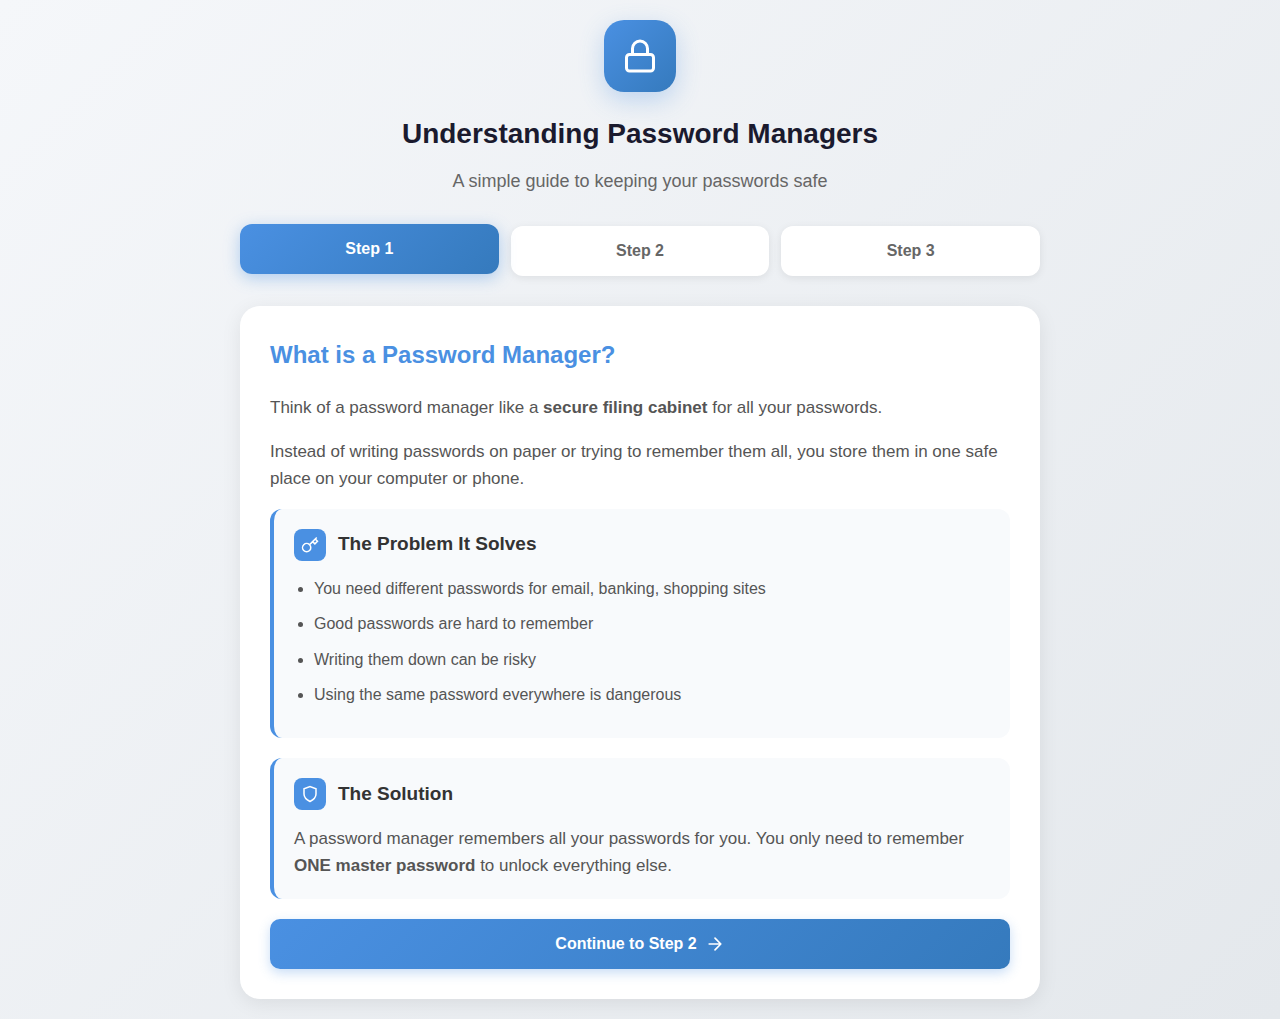
<file: demos/passwordmanagersusage/index.html>
<!DOCTYPE html>
<html lang="en">
<head>
  <meta charset="UTF-8">
  <meta name="viewport" content="width=device-width, initial-scale=1.0, user-scalable=no">
  <title>Understanding Password Managers</title>
  <style>
    * {
      box-sizing: border-box;
      -webkit-tap-highlight-color: transparent;
    }
    
    body {
      font-family: -apple-system, BlinkMacSystemFont, 'Segoe UI', Roboto, sans-serif;
      margin: 0;
      padding: 20px;
      background: linear-gradient(135deg, #f5f7fa 0%, #e4e8ec 100%);
      min-height: 100vh;
      color: #333;
      line-height: 1.6;
    }
    
    .container {
      max-width: 800px;
      margin: 0 auto;
    }
    
    /* Header */
    .header {
      text-align: center;
      margin-bottom: 30px;
    }
    
    .header-icon {
      width: 72px;
      height: 72px;
      background: linear-gradient(135deg, #4A90E2, #357ABD);
      border-radius: 20px;
      display: flex;
      align-items: center;
      justify-content: center;
      margin: 0 auto 20px;
      box-shadow: 0 8px 24px rgba(74, 144, 226, 0.3);
    }
    
    .header-icon svg {
      width: 36px;
      height: 36px;
      fill: none;
      stroke: white;
      stroke-width: 2;
      stroke-linecap: round;
      stroke-linejoin: round;
    }
    
    .header h1 {
      font-size: 28px;
      margin: 0 0 10px;
      color: #1a1a2e;
    }
    
    .header p {
      font-size: 18px;
      color: #666;
      margin: 0;
    }
    
    /* Step Navigation */
    .step-nav {
      display: flex;
      gap: 12px;
      margin-bottom: 30px;
    }
    
    .step-btn {
      flex: 1;
      padding: 16px 12px;
      border: none;
      border-radius: 12px;
      font-size: 16px;
      font-weight: 600;
      cursor: pointer;
      transition: all 0.3s ease;
      background: white;
      color: #666;
      box-shadow: 0 2px 8px rgba(0,0,0,0.08);
    }
    
    .step-btn.active {
      background: linear-gradient(135deg, #4A90E2, #357ABD);
      color: white;
      box-shadow: 0 4px 16px rgba(74, 144, 226, 0.4);
      transform: translateY(-2px);
    }
    
    .step-btn:not(.active):hover {
      background: #f0f4f8;
      transform: translateY(-1px);
    }
    
    /* Content Panels */
    .step-content {
      display: none;
      background: white;
      border-radius: 20px;
      padding: 30px;
      box-shadow: 0 4px 20px rgba(0,0,0,0.08);
      animation: fadeIn 0.4s ease;
    }
    
    .step-content.active {
      display: block;
    }
    
    @keyframes fadeIn {
      from { opacity: 0; transform: translateY(10px); }
      to { opacity: 1; transform: translateY(0); }
    }
    
    .step-content h2 {
      color: #4A90E2;
      font-size: 24px;
      margin: 0 0 20px;
    }
    
    .step-content p {
      font-size: 17px;
      color: #555;
      margin-bottom: 16px;
    }
    
    /* Info Cards */
    .info-card {
      background: #f8fafc;
      border-radius: 12px;
      padding: 20px;
      margin-bottom: 20px;
      border-left: 4px solid #4A90E2;
    }
    
    .info-card h3 {
      display: flex;
      align-items: center;
      gap: 12px;
      font-size: 19px;
      margin: 0 0 15px;
      color: #333;
    }
    
    .info-card h3 .icon {
      width: 32px;
      height: 32px;
      background: #4A90E2;
      border-radius: 8px;
      display: flex;
      align-items: center;
      justify-content: center;
      flex-shrink: 0;
    }
    
    .info-card h3 .icon svg {
      width: 18px;
      height: 18px;
      stroke: white;
      fill: none;
      stroke-width: 2;
    }
    
    .info-card ul {
      margin: 0;
      padding-left: 20px;
    }
    
    .info-card li {
      font-size: 16px;
      margin-bottom: 10px;
      color: #555;
    }
    
    /* Form Elements */
    .form-group {
      margin-bottom: 20px;
    }
    
    .form-group label {
      display: block;
      font-size: 16px;
      font-weight: 600;
      margin-bottom: 8px;
      color: #333;
    }
    
    .input-wrapper {
      display: flex;
      gap: 10px;
    }
    
    .form-group input {
      flex: 1;
      padding: 14px 16px;
      font-size: 16px;
      border: 2px solid #e0e0e0;
      border-radius: 10px;
      transition: border-color 0.3s, box-shadow 0.3s;
      -webkit-appearance: none;
    }
    
    .form-group input:focus {
      outline: none;
      border-color: #4A90E2;
      box-shadow: 0 0 0 4px rgba(74, 144, 226, 0.15);
    }
    
    /* Buttons */
    .btn {
      padding: 14px 24px;
      font-size: 16px;
      font-weight: 600;
      border: none;
      border-radius: 10px;
      cursor: pointer;
      transition: all 0.3s ease;
      display: inline-flex;
      align-items: center;
      justify-content: center;
      gap: 8px;
      min-height: 50px;
    }
    
    .btn-primary {
      background: linear-gradient(135deg, #4A90E2, #357ABD);
      color: white;
      width: 100%;
      box-shadow: 0 4px 12px rgba(74, 144, 226, 0.3);
    }
    
    .btn-primary:hover {
      transform: translateY(-2px);
      box-shadow: 0 6px 20px rgba(74, 144, 226, 0.4);
    }
    
    .btn-secondary {
      background: #f0f4f8;
      color: #333;
      flex-shrink: 0;
    }
    
    .btn-secondary:hover {
      background: #e4e8ec;
    }
    
    .btn-generate {
      background: linear-gradient(135deg, #FF9800, #F57C00);
      color: white;
      white-space: nowrap;
    }
    
    .btn-generate:hover {
      transform: translateY(-2px);
      box-shadow: 0 4px 12px rgba(255, 152, 0, 0.4);
    }
    
    .btn-save {
      background: linear-gradient(135deg, #4CAF50, #43A047);
      color: white;
      width: 100%;
    }
    
    .btn-save:hover {
      transform: translateY(-2px);
      box-shadow: 0 4px 12px rgba(76, 175, 80, 0.4);
    }
    
    .btn svg {
      width: 20px;
      height: 20px;
      stroke: currentColor;
      fill: none;
      stroke-width: 2;
    }
    
    /* Success Message */
    .success-message {
      display: none;
      padding: 14px 16px;
      background: linear-gradient(135deg, #E8F5E9, #C8E6C9);
      border-radius: 10px;
      margin-top: 12px;
      color: #2E7D32;
      font-size: 15px;
      align-items: center;
      gap: 10px;
    }
    
    .success-message.show {
      display: flex;
      animation: fadeIn 0.3s ease;
    }
    
    .success-message svg {
      width: 22px;
      height: 22px;
      stroke: #4CAF50;
      fill: none;
      stroke-width: 2.5;
      flex-shrink: 0;
    }
    
    /* Saved Passwords List */
    .saved-passwords {
      margin-top: 30px;
      display: none;
    }
    
    .saved-passwords.show {
      display: block;
      animation: fadeIn 0.4s ease;
    }
    
    .saved-passwords h3 {
      font-size: 20px;
      margin: 0 0 16px;
      color: #333;
    }
    
    .password-item {
      display: flex;
      align-items: center;
      justify-content: space-between;
      padding: 16px;
      background: #f8fafc;
      border-radius: 12px;
      margin-bottom: 12px;
      border: 1px solid #e8e8e8;
    }
    
    .password-item-info {
      flex: 1;
    }
    
    .password-item-site {
      font-weight: 600;
      font-size: 17px;
      color: #333;
      margin-bottom: 4px;
    }
    
    .password-item-pass {
      font-family: monospace;
      font-size: 14px;
      color: #888;
      letter-spacing: 2px;
    }
    
    .password-item-check {
      width: 36px;
      height: 36px;
      background: linear-gradient(135deg, #4CAF50, #43A047);
      border-radius: 50%;
      display: flex;
      align-items: center;
      justify-content: center;
    }
    
    .password-item-check svg {
      width: 20px;
      height: 20px;
      stroke: white;
      fill: none;
      stroke-width: 3;
    }
    
    .passwords-note {
      font-size: 15px;
      color: #666;
      margin-top: 16px;
      padding: 16px;
      background: #f0f9f0;
      border-radius: 10px;
      display: flex;
      align-items: flex-start;
      gap: 10px;
    }
    
    .passwords-note svg {
      width: 20px;
      height: 20px;
      stroke: #4CAF50;
      fill: none;
      stroke-width: 2;
      flex-shrink: 0;
      margin-top: 2px;
    }
    
    /* Encryption Animation */
    .encryption-demo {
      background: #1a1a2e;
      border-radius: 16px;
      padding: 30px;
      margin: 20px 0;
      min-height: 200px;
      position: relative;
      overflow: hidden;
    }
    
    .encryption-step {
      display: flex;
      align-items: center;
      justify-content: center;
      gap: 20px;
      flex-wrap: wrap;
      opacity: 0;
      transform: translateY(20px);
      transition: all 0.5s ease;
    }
    
    .encryption-step.visible {
      opacity: 1;
      transform: translateY(0);
    }
    
    .encryption-box {
      padding: 16px 24px;
      border-radius: 12px;
      font-size: 15px;
      font-weight: 600;
      text-align: center;
      min-width: 140px;
    }
    
    .encryption-box.original {
      background: linear-gradient(135deg, #FFE082, #FFD54F);
      color: #333;
    }
    
    .encryption-box.process {
      background: linear-gradient(135deg, #4A90E2, #357ABD);
      color: white;
    }
    
    .encryption-box.encrypted {
      background: linear-gradient(135deg, #66BB6A, #4CAF50);
      color: white;
      font-family: monospace;
    }
    
    .encryption-box.vault {
      background: linear-gradient(135deg, #424242, #212121);
      color: white;
    }
    
    .encryption-arrow {
      font-size: 28px;
      color: #666;
    }
    
    .encryption-label {
      display: block;
      font-size: 12px;
      opacity: 0.8;
      margin-bottom: 4px;
      font-weight: 400;
    }
    
    /* Key Points */
    .key-point {
      padding: 16px 20px;
      background: #f8fafc;
      border-radius: 10px;
      margin-bottom: 12px;
      display: flex;
      align-items: flex-start;
      gap: 14px;
    }
    
    .key-point-icon {
      width: 28px;
      height: 28px;
      background: #4CAF50;
      border-radius: 50%;
      display: flex;
      align-items: center;
      justify-content: center;
      flex-shrink: 0;
    }
    
    .key-point-icon svg {
      width: 16px;
      height: 16px;
      stroke: white;
      fill: none;
      stroke-width: 3;
    }
    
    .key-point p {
      margin: 0;
      font-size: 16px;
    }
    
    .key-point strong {
      color: #333;
    }
    
    /* Responsive */
    @media (max-width: 600px) {
      body { padding: 16px; }
      .header h1 { font-size: 24px; }
      .step-btn { padding: 14px 8px; font-size: 14px; }
      .step-content { padding: 20px; }
      .input-wrapper { flex-direction: column; }
      .btn-generate { width: 100%; }
      .encryption-demo { padding: 20px; }
      .encryption-step { gap: 12px; }
      .encryption-box { min-width: 120px; padding: 12px 16px; font-size: 13px; }
      .encryption-arrow { font-size: 20px; }
    }
  </style>
</head>
<body>
  <div class="container">
    <!-- Header -->
    <div class="header">
      <div class="header-icon">
        <svg viewBox="0 0 24 24"><rect x="3" y="11" width="18" height="11" rx="2" ry="2"/><path d="M7 11V7a5 5 0 0 1 10 0v4"/></svg>
      </div>
      <h1>Understanding Password Managers</h1>
      <p>A simple guide to keeping your passwords safe</p>
    </div>

    <!-- Step Navigation -->
    <div class="step-nav">
      <button class="step-btn active" data-step="1">Step 1</button>
      <button class="step-btn" data-step="2">Step 2</button>
      <button class="step-btn" data-step="3">Step 3</button>
    </div>

    <!-- Step 1: What is a Password Manager -->
    <div class="step-content active" id="step1">
      <h2>What is a Password Manager?</h2>
      
      <p>Think of a password manager like a <strong>secure filing cabinet</strong> for all your passwords.</p>
      <p>Instead of writing passwords on paper or trying to remember them all, you store them in one safe place on your computer or phone.</p>

      <div class="info-card">
        <h3>
          <span class="icon"><svg viewBox="0 0 24 24"><path d="M21 2l-2 2m-7.61 7.61a5.5 5.5 0 1 1-7.778 7.778 5.5 5.5 0 0 1 7.777-7.777zm0 0L15.5 7.5m0 0l3 3L22 7l-3-3m-3.5 3.5L19 4"/></svg></span>
          The Problem It Solves
        </h3>
        <ul>
          <li>You need different passwords for email, banking, shopping sites</li>
          <li>Good passwords are hard to remember</li>
          <li>Writing them down can be risky</li>
          <li>Using the same password everywhere is dangerous</li>
        </ul>
      </div>

      <div class="info-card">
        <h3>
          <span class="icon"><svg viewBox="0 0 24 24"><path d="M12 22s8-4 8-10V5l-8-3-8 3v7c0 6 8 10 8 10z"/></svg></span>
          The Solution
        </h3>
        <p style="margin:0">A password manager remembers all your passwords for you. You only need to remember <strong>ONE master password</strong> to unlock everything else.</p>
      </div>

      <button class="btn btn-primary" onclick="goToStep(2)">
        Continue to Step 2
        <svg viewBox="0 0 24 24" style="stroke-linecap:round;stroke-linejoin:round"><path d="M5 12h14M12 5l7 7-7 7"/></svg>
      </button>
    </div>

    <!-- Step 2: How It Works -->
    <div class="step-content" id="step2">
      <h2>How It Works</h2>
      
      <div class="info-card">
        <h3>
          <span class="icon"><svg viewBox="0 0 24 24"><circle cx="12" cy="12" r="10"/><path d="M12 6v6l4 2"/></svg></span>
          Create Your Master Password
        </h3>
        <p>This is the <strong>ONE password</strong> you need to remember. Make it strong but memorable. For example:</p>
        <p style="background:#f0f0f0;padding:14px 18px;border-radius:8px;font-family:monospace;font-size:17px;margin:16px 0 0">MyDog&amp;MyGrandson2024!</p>
      </div>

      <div class="form-group">
        <label>Try creating a master password:</label>
        <div class="input-wrapper">
          <input type="password" id="masterPassword" placeholder="Enter your master password">
          <button class="btn btn-secondary" id="togglePassword" aria-label="Show password">
            <svg id="eyeIcon" viewBox="0 0 24 24" style="stroke-linecap:round;stroke-linejoin:round"><path d="M1 12s4-8 11-8 11 8 11 8-4 8-11 8-11-8-11-8z"/><circle cx="12" cy="12" r="3"/></svg>
          </button>
        </div>
        <div class="success-message" id="masterSuccess">
          <svg viewBox="0 0 24 24"><path d="M20 6L9 17l-5-5"/></svg>
          <span>Good! This is the only password you need to remember.</span>
        </div>
      </div>

      <div class="info-card" style="margin-top:24px">
        <h3>
          <span class="icon"><svg viewBox="0 0 24 24"><path d="M12 22s8-4 8-10V5l-8-3-8 3v7c0 6 8 10 8 10z"/></svg></span>
          The Password Manager Does the Rest
        </h3>
        <p style="margin-bottom:12px">Once you're logged in with your master password:</p>
        <ul style="margin:0">
          <li>It remembers all your other passwords</li>
          <li>It fills them in automatically when you visit websites</li>
          <li>It can create strong, random passwords for new accounts</li>
          <li>Everything is encrypted and secure</li>
        </ul>
      </div>

      <button class="btn btn-primary" onclick="goToStep(3)">
        Try It Out in Step 3
        <svg viewBox="0 0 24 24" style="stroke-linecap:round;stroke-linejoin:round"><path d="M5 12h14M12 5l7 7-7 7"/></svg>
      </button>
    </div>

    <!-- Step 3: Try It Yourself -->
    <div class="step-content" id="step3">
      <h2>Try It Yourself</h2>
      
      <div class="info-card">
        <h3>
          <span class="icon"><svg viewBox="0 0 24 24"><path d="M12 5v14M5 12h14"/></svg></span>
          Add a Website Password
        </h3>
        
        <div class="form-group" style="margin-top:16px">
          <label>Website Name:</label>
          <input type="text" id="newSite" placeholder="e.g., Gmail, Bank of America">
        </div>

        <div class="form-group">
          <label>Password:</label>
          <div class="input-wrapper">
            <input type="text" id="newPass" placeholder="Your password">
            <button class="btn btn-generate" id="generateBtn">Generate Strong</button>
          </div>
        </div>

        <button class="btn btn-save" id="saveBtn">
          <svg viewBox="0 0 24 24"><path d="M19 21H5a2 2 0 0 1-2-2V5a2 2 0 0 1 2-2h11l5 5v11a2 2 0 0 1-2 2z"/><polyline points="17 21 17 13 7 13 7 21"/><polyline points="7 3 7 8 15 8"/></svg>
          Save Password
        </button>
      </div>

      <div class="saved-passwords" id="savedPasswords">
        <h3>Your Saved Passwords</h3>
        <div id="passwordList"></div>
        <div class="passwords-note">
          <svg viewBox="0 0 24 24"><path d="M20 6L9 17l-5-5"/></svg>
          <span>All these passwords are safely stored and will be filled in automatically when you visit these websites.</span>
        </div>
      </div>
    </div>
  </div>

  <script>
    // State
    let savedPasswords = [];
    let currentStep = 1;

    // Elements
    const stepBtns = document.querySelectorAll('.step-btn');
    const stepContents = document.querySelectorAll('.step-content');
    const masterPasswordInput = document.getElementById('masterPassword');
    const togglePasswordBtn = document.getElementById('togglePassword');
    const eyeIcon = document.getElementById('eyeIcon');
    const masterSuccess = document.getElementById('masterSuccess');
    const newSiteInput = document.getElementById('newSite');
    const newPassInput = document.getElementById('newPass');
    const generateBtn = document.getElementById('generateBtn');
    const saveBtn = document.getElementById('saveBtn');
    const savedPasswordsSection = document.getElementById('savedPasswords');
    const passwordList = document.getElementById('passwordList');

    // Step Navigation
    function goToStep(step) {
      currentStep = step;
      stepBtns.forEach(btn => {
        btn.classList.toggle('active', parseInt(btn.dataset.step) === step);
      });
      stepContents.forEach(content => {
        content.classList.remove('active');
      });
      document.getElementById('step' + step).classList.add('active');
    }

    stepBtns.forEach(btn => {
      btn.addEventListener('click', () => goToStep(parseInt(btn.dataset.step)));
    });

    // Toggle Password Visibility
    let passwordVisible = false;
    togglePasswordBtn.addEventListener('click', () => {
      passwordVisible = !passwordVisible;
      masterPasswordInput.type = passwordVisible ? 'text' : 'password';
      eyeIcon.innerHTML = passwordVisible 
        ? '<path d="M17.94 17.94A10.07 10.07 0 0 1 12 20c-7 0-11-8-11-8a18.45 18.45 0 0 1 5.06-5.94M9.9 4.24A9.12 9.12 0 0 1 12 4c7 0 11 8 11 8a18.5 18.5 0 0 1-2.16 3.19m-6.72-1.07a3 3 0 1 1-4.24-4.24"/><line x1="1" y1="1" x2="23" y2="23"/>'
        : '<path d="M1 12s4-8 11-8 11 8 11 8-4 8-11 8-11-8-11-8z"/><circle cx="12" cy="12" r="3"/>';
    });

    // Show success when master password entered
    masterPasswordInput.addEventListener('input', () => {
      masterSuccess.classList.toggle('show', masterPasswordInput.value.length > 0);
    });

    // Generate Password
    function generatePassword() {
      const chars = 'ABCDEFGHJKLMNPQRSTUVWXYZabcdefghjkmnpqrstuvwxyz23456789!@#$%&';
      let pass = '';
      for (let i = 0; i < 14; i++) {
        pass += chars.charAt(Math.floor(Math.random() * chars.length));
      }
      return pass;
    }

    generateBtn.addEventListener('click', () => {
      newPassInput.value = generatePassword();
    });

    // Save Password
    saveBtn.addEventListener('click', () => {
      const site = newSiteInput.value.trim();
      const pass = newPassInput.value.trim();
      
      if (site && pass) {
        savedPasswords.push({ site, password: pass });
        renderPasswords();
        newSiteInput.value = '';
        newPassInput.value = '';
      }
    });

    // Render Passwords
    function renderPasswords() {
      if (savedPasswords.length === 0) {
        savedPasswordsSection.classList.remove('show');
        return;
      }
      
      savedPasswordsSection.classList.add('show');
      passwordList.innerHTML = savedPasswords.map(item => `
        <div class="password-item">
          <div class="password-item-info">
            <div class="password-item-site">${escapeHtml(item.site)}</div>
            <div class="password-item-pass">••••••••••••</div>
          </div>
          <div class="password-item-check">
            <svg viewBox="0 0 24 24"><path d="M20 6L9 17l-5-5"/></svg>
          </div>
        </div>
      `).join('');
    }

    // Escape HTML to prevent XSS
    function escapeHtml(text) {
      const div = document.createElement('div');
      div.textContent = text;
      return div.innerHTML;
    }
  </script>
</body>
</html>
</file>
<file: css/main.css>
* {
    margin: 0;
    padding: 0;
    box-sizing: border-box;
}

:root {
    --primary-color: #3b82f6;
    --secondary-color: #60a5fa;
    --background: #0f172a;
    --surface: #1e293b;
    --surface-hover: #334155;
    --text-primary: #f1f5f9;
    --text-secondary: #cbd5e1;
    --accent: #22d3ee;
    --orange-accent: #f97316;
    --border-radius: 12px;
    --transition: all 0.3s ease;
}

body {
    font-family: -apple-system, BlinkMacSystemFont, 'Segoe UI', Roboto, 'Helvetica Neue', Arial, sans-serif;
    background: var(--background);
    color: var(--text-primary);
    line-height: 1.6;
    min-height: 100vh;
    display: flex;
    flex-direction: column;
}

header {
    text-align: center;
    padding: 3rem 2rem 2rem;
    background: linear-gradient(135deg, var(--primary-color) 0%, var(--secondary-color) 100%);
    box-shadow: 0 4px 6px rgba(0, 0, 0, 0.3);
}

header h1 {
    font-size: 2.5rem;
    font-weight: 700;
    margin-bottom: 0.5rem;
    text-shadow: 0 2px 4px rgba(0, 0, 0, 0.2);
}

.subtitle {
    font-size: 1.1rem;
    color: var(--text-secondary);
    opacity: 0.95;
}

main {
    flex: 1;
    max-width: 1200px;
    width: 100%;
    margin: 0 auto;
    padding: 3rem 2rem;
}

.demo-grid {
    display: grid;
    grid-template-columns: repeat(auto-fill, minmax(300px, 1fr));
    gap: 2rem;
    margin-bottom: 2rem;
}

.demo-card {
    background: var(--surface);
    border-radius: var(--border-radius);
    padding: 2rem;
    padding-bottom: 4rem;
    transition: var(--transition);
    border: 2px solid rgba(249, 115, 22, 0.2);
    display: block;
    position: relative;
    overflow: hidden;
}

.demo-card-link {
    text-decoration: none;
    color: inherit;
    display: block;
}

.demo-card::before {
    content: '';
    position: absolute;
    top: 0;
    left: 0;
    right: 0;
    height: 4px;
    background: linear-gradient(90deg, var(--orange-accent), var(--primary-color));
    transform: scaleX(0);
    transition: var(--transition);
}

.demo-card:hover {
    background: var(--surface-hover);
    transform: translateY(-4px);
    box-shadow: 0 12px 24px rgba(0, 0, 0, 0.4);
    border-color: var(--orange-accent);
}

.demo-card:hover::before {
    transform: scaleX(1);
}

.demo-card.placeholder {
    opacity: 0.6;
    border: 2px dashed var(--surface-hover);
    cursor: default;
}

.demo-card.placeholder:hover {
    transform: none;
    background: var(--surface);
    border-color: var(--surface-hover);
    box-shadow: none;
}

.demo-card-content h2 {
    font-size: 1.5rem;
    margin-bottom: 0.75rem;
    color: var(--text-primary);
}

.demo-card-content p {
    color: var(--text-secondary);
    margin-bottom: 1rem;
    line-height: 1.5;
}

.demo-tags {
    display: flex;
    flex-wrap: wrap;
    gap: 0.5rem;
    margin-top: 1rem;
}

.tag {
    display: inline-block;
    padding: 0.25rem 0.75rem;
    background: rgba(59, 130, 246, 0.2);
    color: var(--accent);
    border-radius: 20px;
    font-size: 0.85rem;
    font-weight: 500;
    border: 1px solid var(--orange-accent);
}

.demo-actions {
    position: absolute;
    bottom: 1rem;
    right: 1rem;
    display: flex;
    gap: 0.5rem;
    z-index: 10;
}

.run-btn,
.download-btn {
    background: var(--orange-accent);
    color: white;
    border: none;
    padding: 0.5rem 1rem;
    border-radius: 6px;
    font-size: 0.875rem;
    font-weight: 600;
    cursor: pointer;
    transition: var(--transition);
    display: flex;
    align-items: center;
    gap: 0.5rem;
    text-decoration: none;
}

.run-btn {
    background: #22c55e;
}

.run-btn:hover {
    background: #16a34a;
    transform: scale(1.05);
}

.download-btn:hover {
    background: #ea580c;
    transform: scale(1.05);
}

.run-btn:active,
.download-btn:active {
    transform: scale(0.98);
}

.run-btn svg,
.download-btn svg {
    width: 16px;
    height: 16px;
}

@media (max-width: 768px) {
    header h1 {
        font-size: 2rem;
    }

    .demo-grid {
        grid-template-columns: 1fr;
        gap: 1.5rem;
    }

    main {
        padding: 2rem 1rem;
    }
}

@media (max-width: 480px) {
    header {
        padding: 2rem 1rem 1.5rem;
    }

    header h1 {
        font-size: 1.75rem;
    }

    .subtitle {
        font-size: 1rem;
    }
}
</file>
